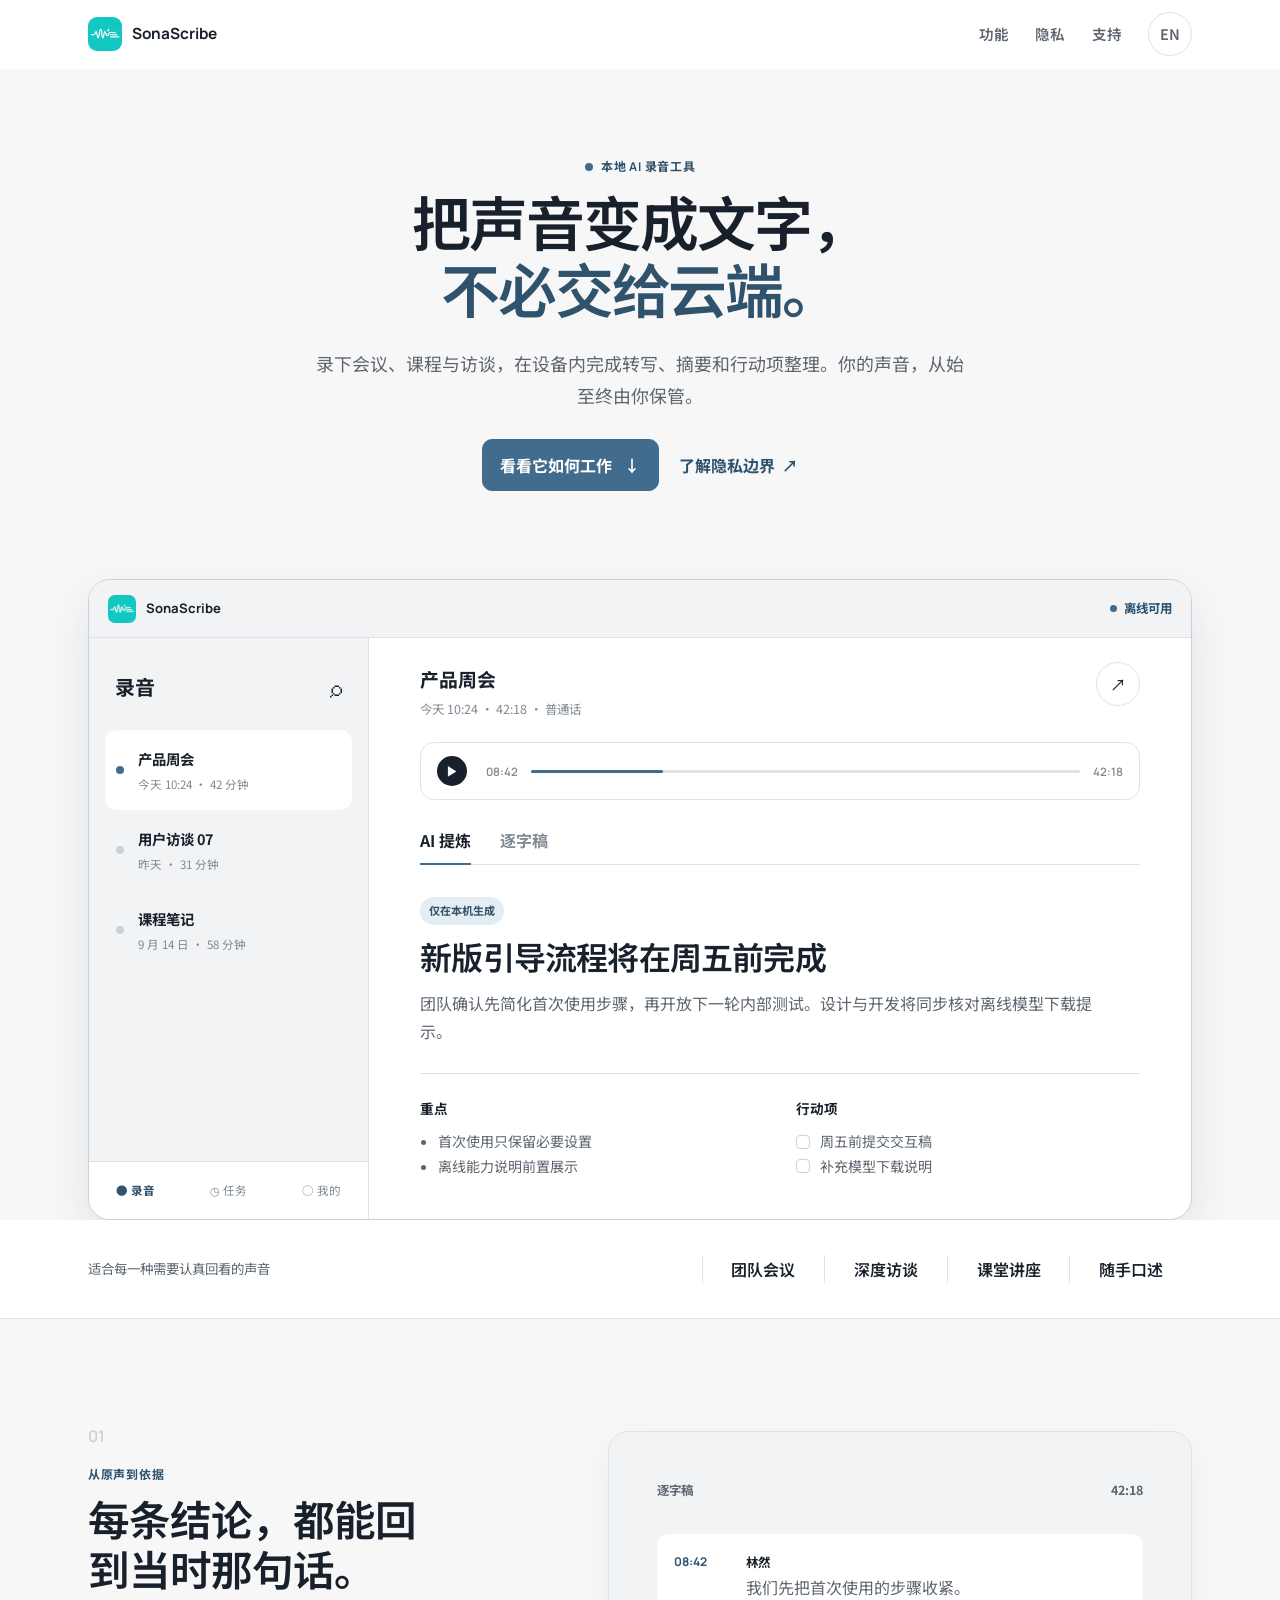
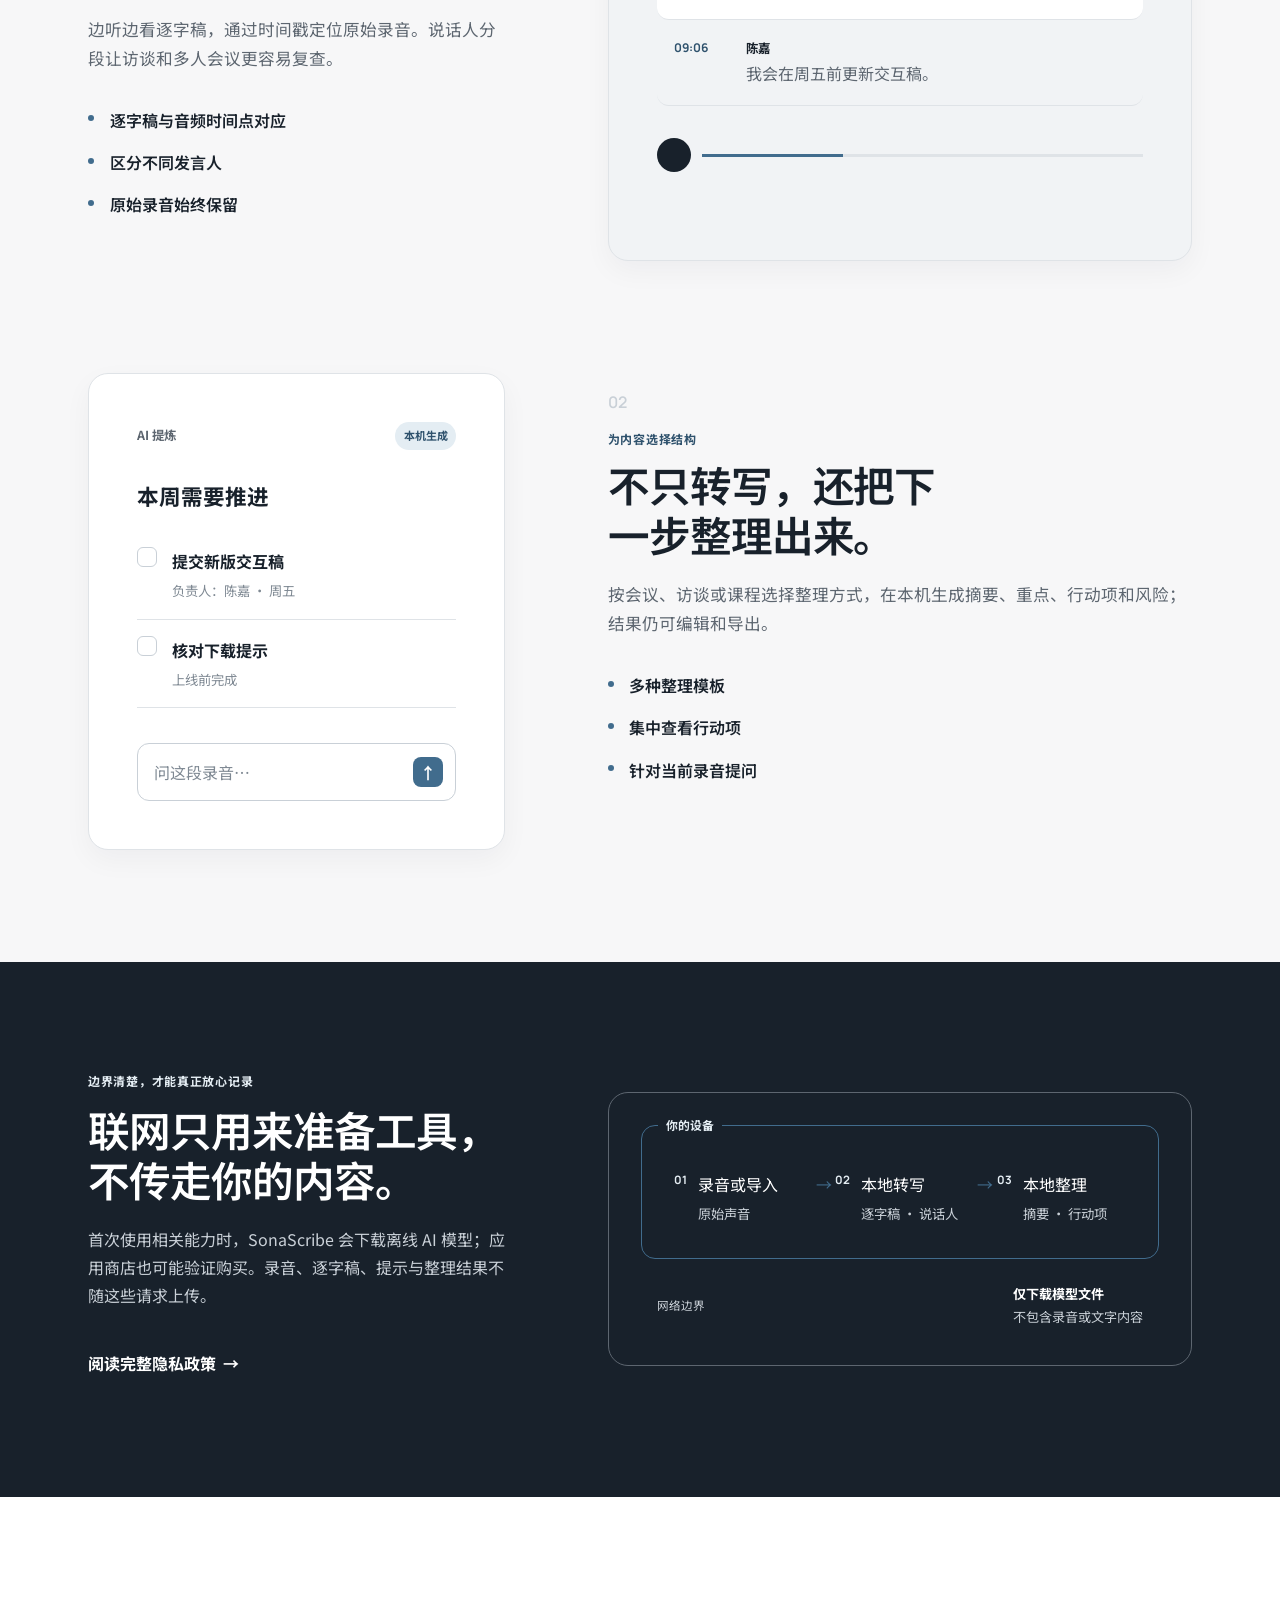
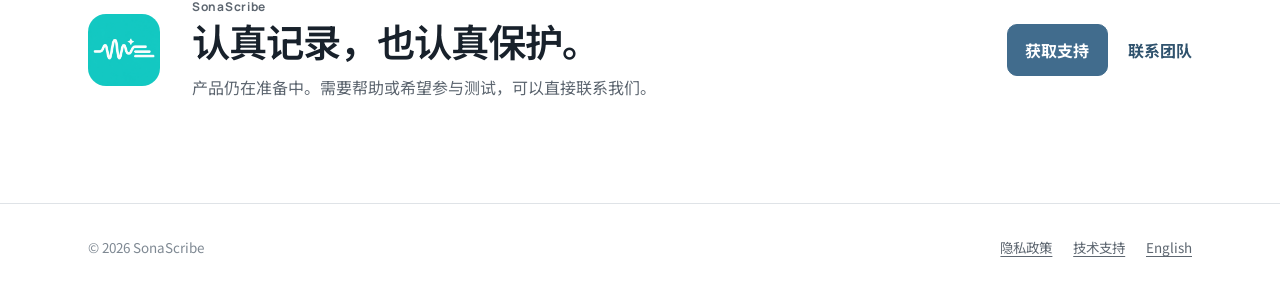
<file: index.html>
<!doctype html>
<html lang="zh-CN">
<head>
  <meta charset="utf-8"><meta name="viewport" content="width=device-width,initial-scale=1">
  <meta name="description" content="SonaScribe：录音、转写与智能整理全部在设备本地完成。"><meta name="theme-color" content="#f7f7f8">
  <link rel="canonical" href="https://sonascribe.xyz/"><title>SonaScribe｜本地录音、转写与智能整理</title>
  <link rel="icon" type="image/png" sizes="32x32" href="./assets/favicon-32.png"><link rel="apple-touch-icon" href="./assets/apple-touch-icon.png">
  <meta property="og:title" content="SonaScribe"><meta property="og:description" content="让录音成为可用的文字，同时留在你的设备里。"><meta property="og:type" content="website"><meta property="og:url" content="https://sonascribe.xyz/"><meta property="og:image" content="https://sonascribe.xyz/assets/app-icon.png">
  <link rel="stylesheet" href="./styles.css">
</head>
<body>
<a class="skip-link" href="#main">跳至正文</a>
<header class="nav"><div class="container nav-inner"><a class="brand" href="./" aria-label="SonaScribe 首页"><img class="brand-icon" src="./assets/app-icon.png" alt=""><span>SonaScribe</span></a><nav class="nav-links" aria-label="主导航"><a href="#features">功能</a><a href="./privacy/">隐私</a><a href="./support/">支持</a><a class="language-switch" data-language-switch href="./en/" lang="en" aria-label="Switch to English">EN</a></nav></div></header>
<main id="main">
<section class="hero"><div class="container hero-inner">
  <p class="eyebrow"><span class="privacy-dot"></span>本地 AI 录音工具</p><h1>把声音变成文字，<br><span>不必交给云端。</span></h1><p class="hero-lead">录下会议、课程与访谈，在设备内完成转写、摘要和行动项整理。你的声音，从始至终由你保管。</p>
  <div class="actions"><a class="button" href="#product">看看它如何工作 <span aria-hidden="true">↓</span></a><a class="text-link" href="./privacy/">了解隐私边界 <span aria-hidden="true">↗</span></a></div>
  <div class="product-stage" id="product" aria-label="SonaScribe 产品界面预览"><div class="window-bar"><div class="window-brand"><img src="./assets/app-icon.png" alt=""><span>SonaScribe</span></div><div class="window-status"><span></span>离线可用</div></div><div class="app-preview">
    <aside class="app-sidebar" aria-label="录音列表预览"><div class="app-side-head"><strong>录音</strong><span class="search-icon" aria-hidden="true">⌕</span></div><div class="record-item active"><span class="record-state complete"></span><div><strong>产品周会</strong><small>今天 10:24 · 42 分钟</small></div></div><div class="record-item"><span class="record-state"></span><div><strong>用户访谈 07</strong><small>昨天 · 31 分钟</small></div></div><div class="record-item"><span class="record-state"></span><div><strong>课程笔记</strong><small>9 月 14 日 · 58 分钟</small></div></div><div class="side-footer"><span>● 录音</span><span>◷ 任务</span><span>○ 我的</span></div></aside>
    <section class="app-content"><div class="content-head"><div><strong>产品周会</strong><small>今天 10:24 · 42:18 · 普通话</small></div><button class="icon-button" type="button" aria-label="导出预览">↗</button></div><div class="player"><button type="button" aria-label="播放录音预览">▶</button><span>08:42</span><div class="player-track"><i></i></div><span>42:18</span></div><div class="preview-tabs" role="tablist" aria-label="内容预览"><button role="tab" aria-selected="true" data-preview-tab="notes">AI 提炼</button><button role="tab" aria-selected="false" data-preview-tab="transcript">逐字稿</button></div>
      <div class="preview-panel is-active" data-preview-panel="notes" role="tabpanel"><div class="summary-intro"><span class="local-chip">仅在本机生成</span><h2>新版引导流程将在周五前完成</h2><p>团队确认先简化首次使用步骤，再开放下一轮内部测试。设计与开发将同步核对离线模型下载提示。</p></div><div class="note-columns"><div><h3>重点</h3><ul><li>首次使用只保留必要设置</li><li>离线能力说明前置展示</li></ul></div><div><h3>行动项</h3><ul class="check-list"><li><span></span>周五前提交交互稿</li><li><span></span>补充模型下载说明</li></ul></div></div></div>
      <div class="preview-panel" data-preview-panel="transcript" role="tabpanel" hidden><div class="transcript-line"><time>08:42</time><div><strong>林然</strong><p>我们先把首次使用的步骤收紧，隐私说明要放在做选择之前。</p></div></div><div class="transcript-line"><time>09:06</time><div><strong>陈嘉</strong><p>我会在周五前更新交互稿，也会一起核对离线模型的下载提示。</p></div></div><div class="transcript-line"><time>09:31</time><div><strong>林然</strong><p>好，下一轮测试就以这个版本为准。</p></div></div></div>
    </section>
  </div></div>
</div></section>
<section class="use-cases" aria-labelledby="use-title"><div class="container"><p id="use-title">适合每一种需要认真回看的声音</p><div class="use-list"><span>团队会议</span><span>深度访谈</span><span>课堂讲座</span><span>随手口述</span></div></div></section>
<section class="section" id="features"><div class="container">
  <div class="feature-row"><div class="feature-copy"><span class="section-index">01</span><p class="eyebrow">从原声到依据</p><h2>每条结论，都能回到当时那句话。</h2><p>边听边看逐字稿，通过时间戳定位原始录音。说话人分段让访谈和多人会议更容易复查。</p><ul class="plain-list"><li>逐字稿与音频时间点对应</li><li>区分不同发言人</li><li>原始录音始终保留</li></ul></div><div class="feature-visual transcript-visual"><div class="mini-top"><span>逐字稿</span><span>42:18</span></div><div class="quote-row active"><time>08:42</time><p><strong>林然</strong>我们先把首次使用的步骤收紧。</p></div><div class="quote-row"><time>09:06</time><p><strong>陈嘉</strong>我会在周五前更新交互稿。</p></div><div class="audio-rule"><span></span><i></i></div></div></div>
  <div class="feature-row feature-row--reverse"><div class="feature-copy"><span class="section-index">02</span><p class="eyebrow">为内容选择结构</p><h2>不只转写，还把下一步整理出来。</h2><p>按会议、访谈或课程选择整理方式，在本机生成摘要、重点、行动项和风险；结果仍可编辑和导出。</p><ul class="plain-list"><li>多种整理模板</li><li>集中查看行动项</li><li>针对当前录音提问</li></ul></div><div class="feature-visual notes-visual"><div class="mini-top"><span>AI 提炼</span><span class="local-chip">本机生成</span></div><h3>本周需要推进</h3><div class="task-row"><span class="task-check"></span><div><strong>提交新版交互稿</strong><small>负责人：陈嘉 · 周五</small></div></div><div class="task-row"><span class="task-check"></span><div><strong>核对下载提示</strong><small>上线前完成</small></div></div><div class="ask-row"><span>问这段录音…</span><b>↑</b></div></div></div>
</div></section>
<section class="section privacy-section"><div class="container privacy-layout"><div><p class="eyebrow">边界清楚，才能真正放心记录</p><h2>联网只用来准备工具，<br>不传走你的内容。</h2><p class="privacy-copy">首次使用相关能力时，SonaScribe 会下载离线 AI 模型；应用商店也可能验证购买。录音、逐字稿、提示与整理结果不随这些请求上传。</p><a class="text-link" href="./privacy/">阅读完整隐私政策 <span aria-hidden="true">→</span></a></div><div class="data-flow" aria-label="本地处理数据流"><div class="flow-local"><span class="flow-label">你的设备</span><ol><li><b>01</b><span>录音或导入<br><small>原始声音</small></span></li><li><b>02</b><span>本地转写<br><small>逐字稿 · 说话人</small></span></li><li><b>03</b><span>本地整理<br><small>摘要 · 行动项</small></span></li></ol></div><div class="flow-network"><span>网络边界</span><p><b>仅下载模型文件</b><br>不包含录音或文字内容</p></div></div></div></section>
<section class="closing"><div class="container closing-inner"><img src="./assets/app-icon.png" alt="SonaScribe 应用图标"><div><p class="eyebrow">SonaScribe</p><h2>认真记录，也认真保护。</h2><p>产品仍在准备中。需要帮助或希望参与测试，可以直接联系我们。</p></div><div class="actions"><a class="button" href="./support/">获取支持</a><a class="text-link" href="mailto:a3434963221@gmail.com">联系团队</a></div></div></section>
</main>
<footer class="footer"><div class="container footer-inner"><span>© <span data-year></span> SonaScribe</span><div class="footer-links"><a href="./privacy/">隐私政策</a><a href="./support/">技术支持</a><a href="./en/" lang="en">English</a></div></div></footer><script src="./site.js"></script>
</body></html>
</file>
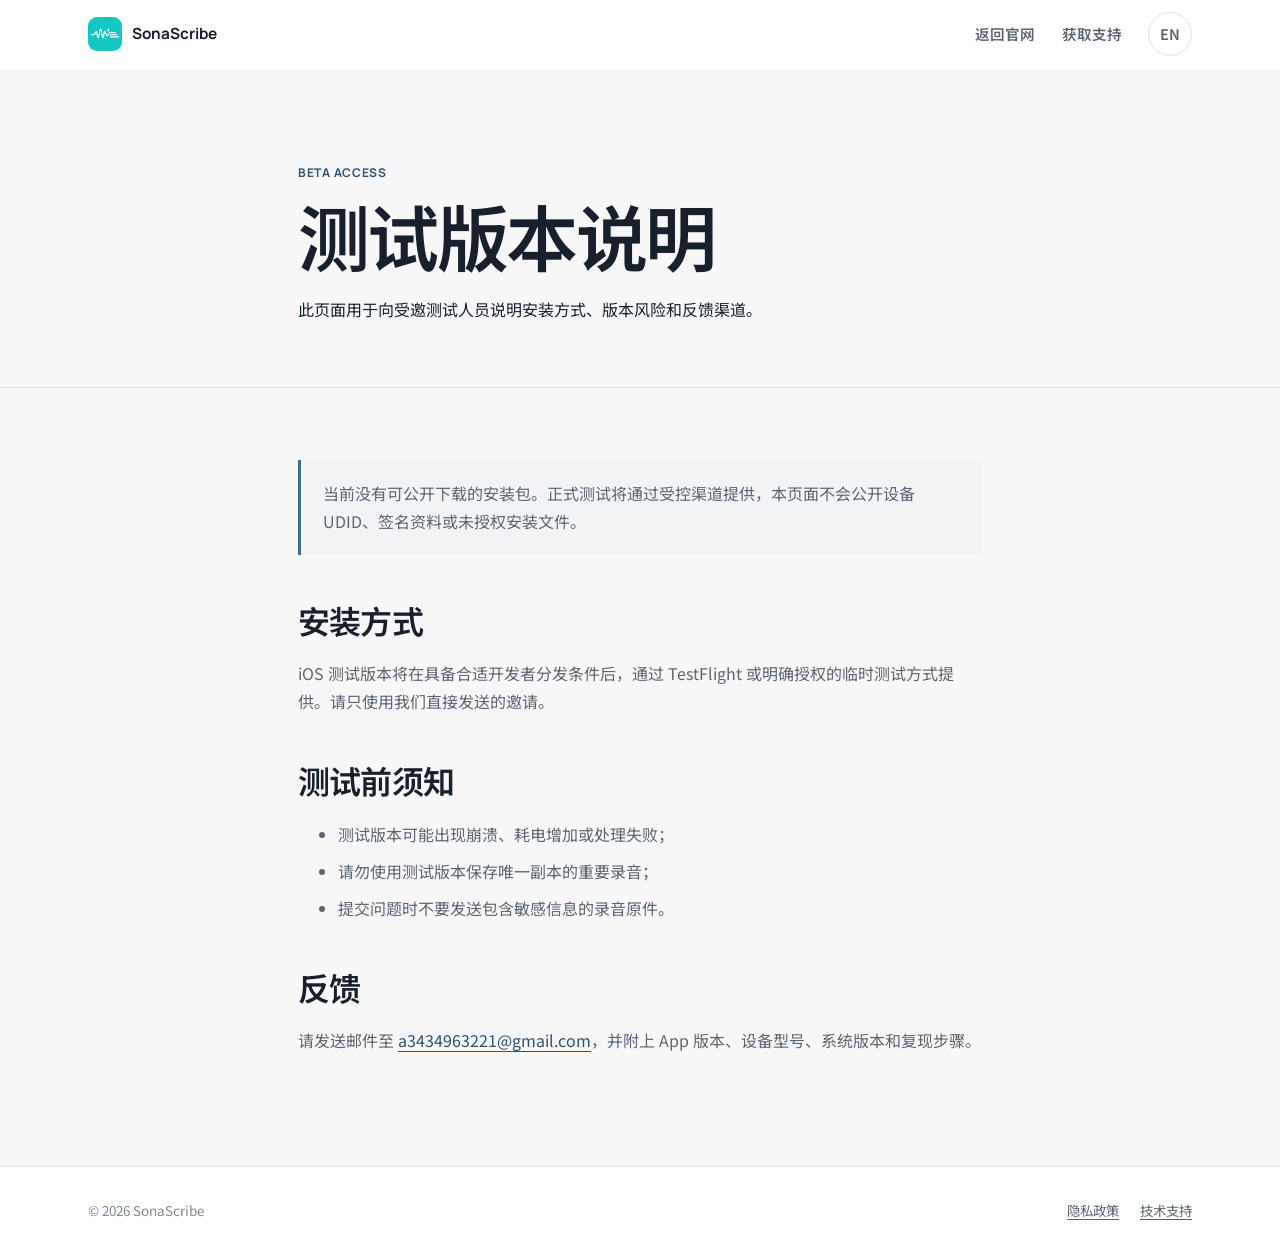
<file: beta/index.html>
<!doctype html><html lang="zh-CN"><head><meta charset="utf-8"><meta name="viewport" content="width=device-width,initial-scale=1"><meta name="robots" content="noindex"><title>测试说明｜SonaScribe</title><link rel="icon" type="image/png" sizes="32x32" href="../assets/favicon-32.png"><link rel="apple-touch-icon" href="../assets/apple-touch-icon.png"><meta property="og:image" content="https://sonascribe.xyz/assets/app-icon.png"><link rel="stylesheet" href="../styles.css"></head><body><header class="nav"><div class="container nav-inner"><a class="brand" href="../"><img class="brand-icon" src="../assets/app-icon.png" alt="">SonaScribe</a><nav class="nav-links"><a href="../">返回官网</a><a href="../support/">获取支持</a><a class="language-switch" data-language-switch href="../en/beta/" lang="en">EN</a></nav></div></header><main><header class="page-head"><div class="narrow"><span class="eyebrow">BETA ACCESS</span><h1>测试版本说明</h1><p class="lead">此页面用于向受邀测试人员说明安装方式、版本风险和反馈渠道。</p></div></header><article class="narrow legal"><p class="notice">当前没有可公开下载的安装包。正式测试将通过受控渠道提供，本页面不会公开设备 UDID、签名资料或未授权安装文件。</p><h2>安装方式</h2><p>iOS 测试版本将在具备合适开发者分发条件后，通过 TestFlight 或明确授权的临时测试方式提供。请只使用我们直接发送的邀请。</p><h2>测试前须知</h2><ul><li>测试版本可能出现崩溃、耗电增加或处理失败；</li><li>请勿使用测试版本保存唯一副本的重要录音；</li><li>提交问题时不要发送包含敏感信息的录音原件。</li></ul><h2>反馈</h2><p>请发送邮件至 <a href="mailto:a3434963221@gmail.com?subject=SonaScribe%20Beta%20反馈">a3434963221@gmail.com</a>，并附上 App 版本、设备型号、系统版本和复现步骤。</p></article></main><footer class="footer"><div class="container footer-inner"><span>© <span data-year></span> SonaScribe</span><div class="footer-links"><a href="../privacy/">隐私政策</a><a href="../support/">技术支持</a></div></div></footer><script src="../site.js"></script></body></html>
</file>
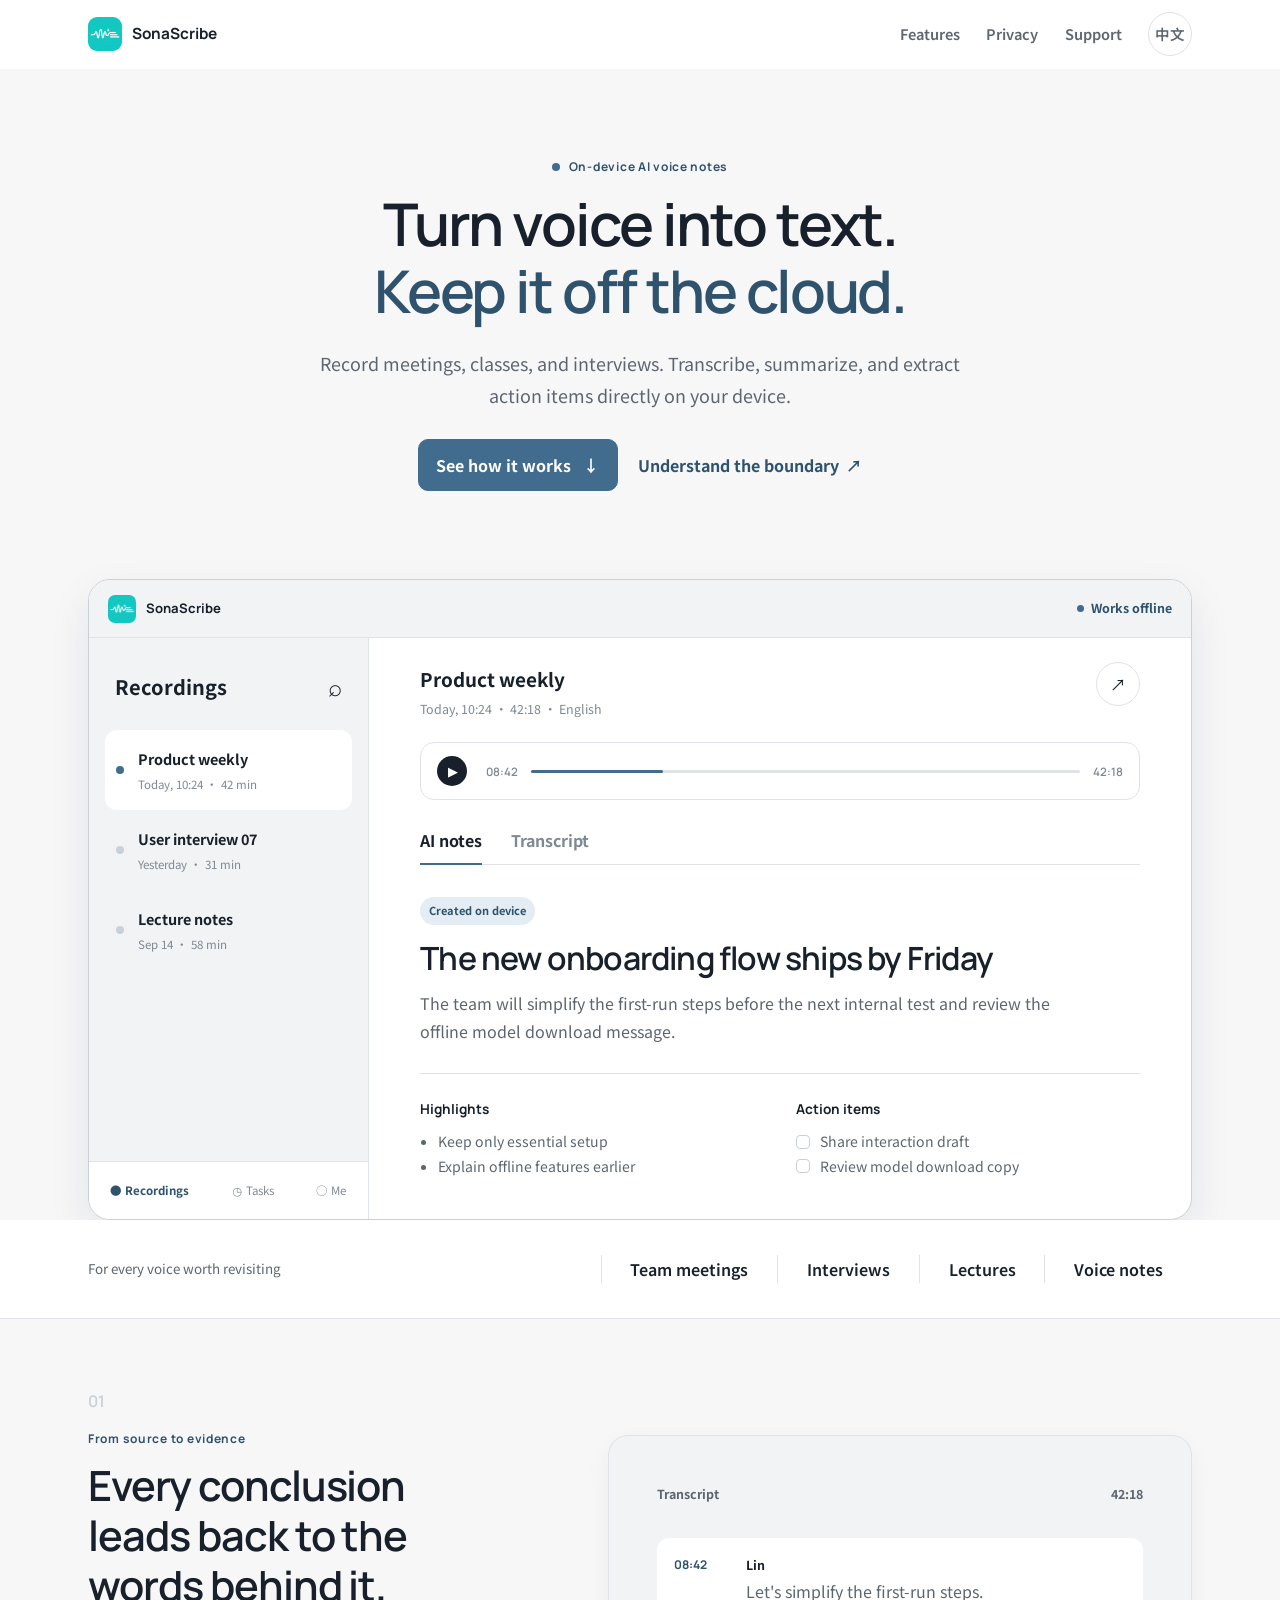
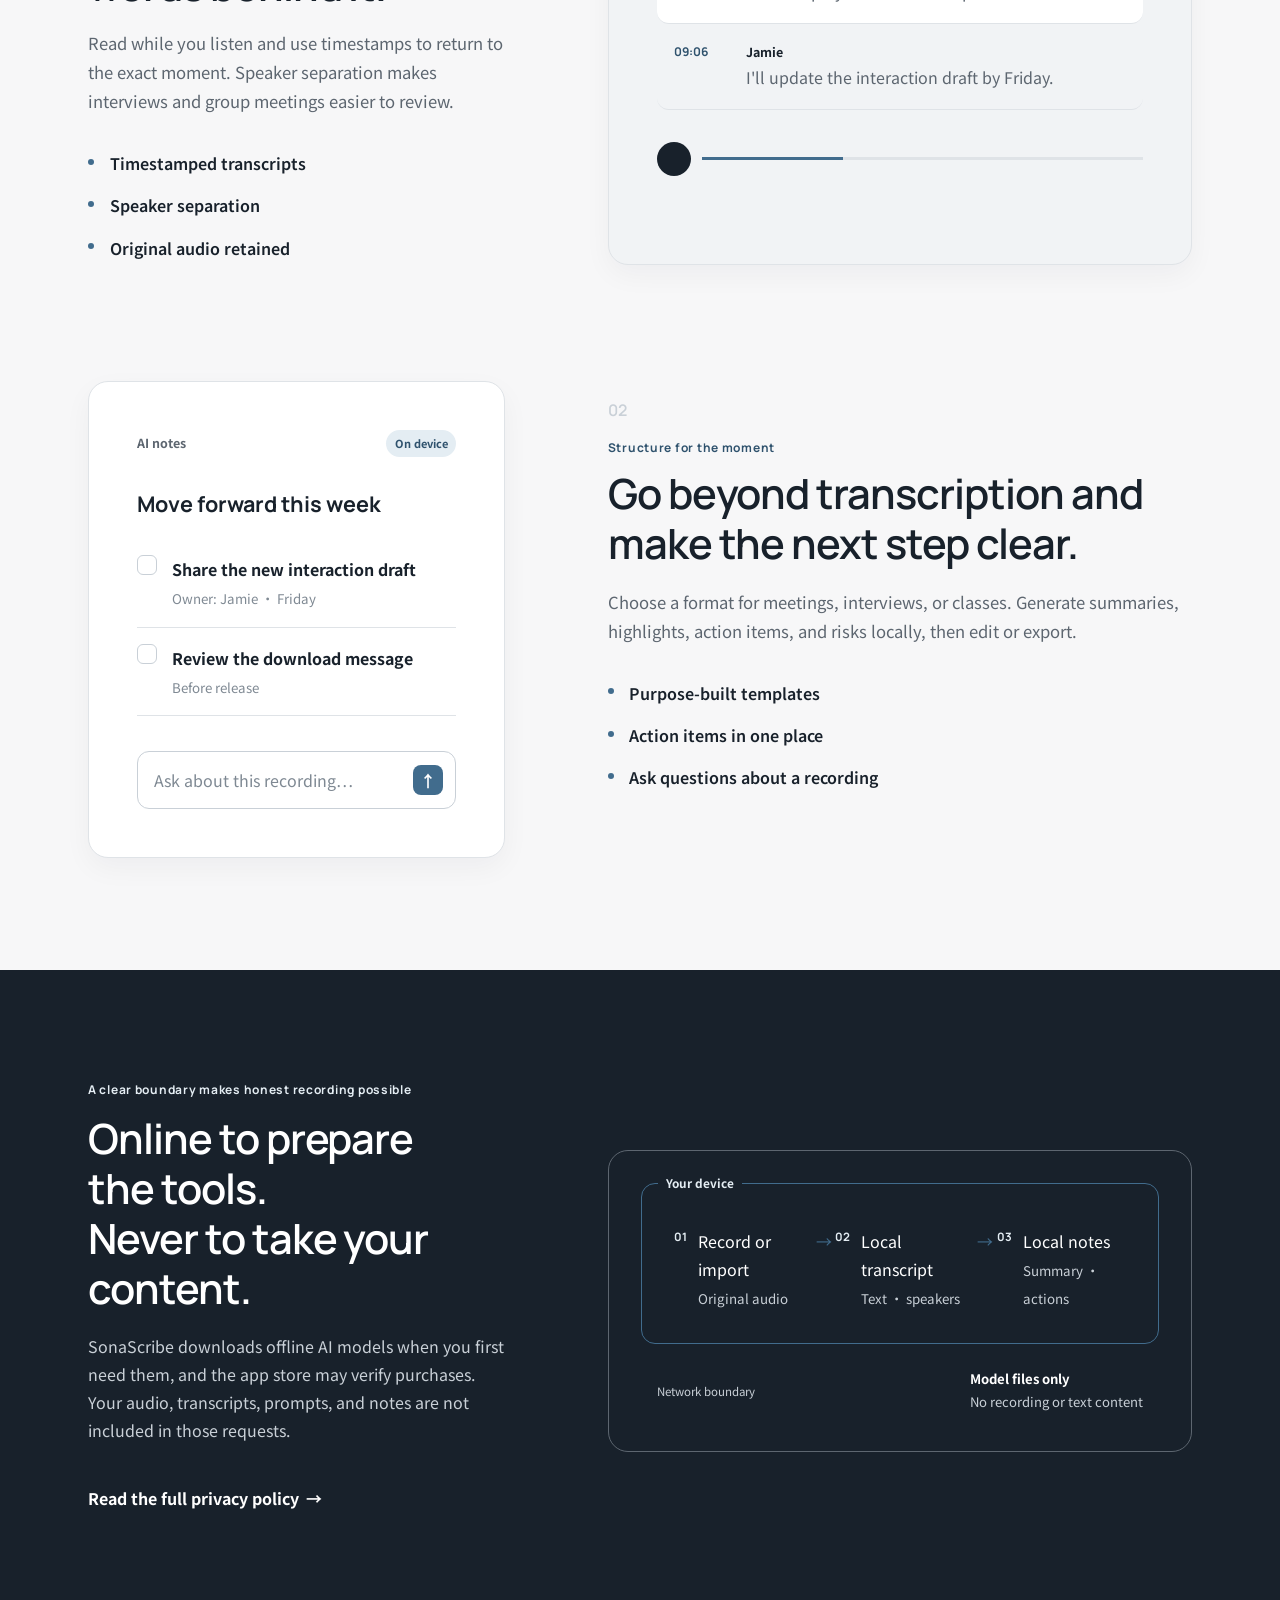
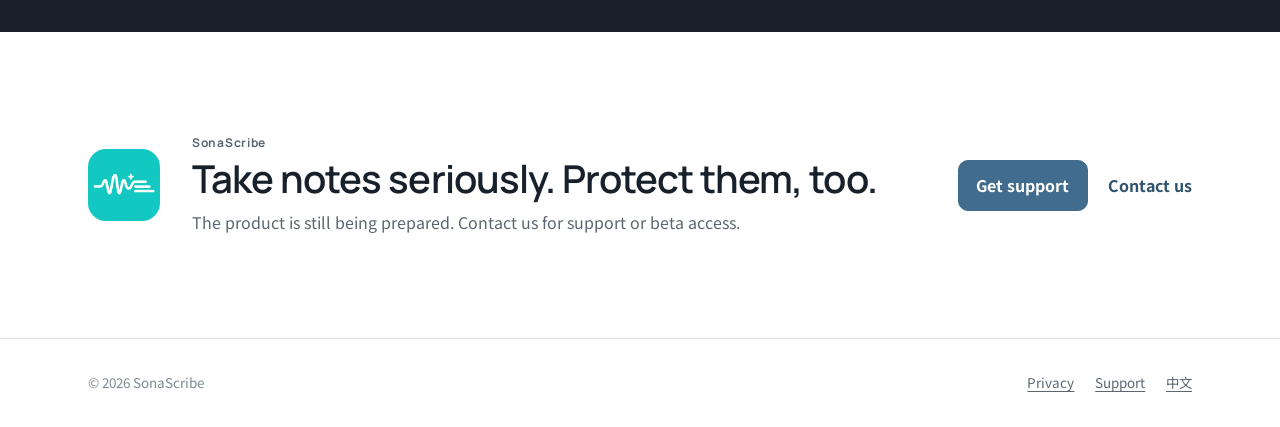
<file: en/index.html>
<!doctype html><html lang="en"><head><meta charset="utf-8"><meta name="viewport" content="width=device-width,initial-scale=1"><meta name="description" content="SonaScribe records, transcribes, and organizes audio entirely on your device."><meta name="theme-color" content="#f7f8f6"><link rel="canonical" href="https://sonascribe.xyz/en/"><title>SonaScribe | Private, on-device audio notes</title><link rel="icon" type="image/png" sizes="32x32" href="../assets/favicon-32.png"><link rel="apple-touch-icon" href="../assets/apple-touch-icon.png"><meta property="og:title" content="SonaScribe"><meta property="og:description" content="Turn voice into useful notes without sending it to the cloud."><meta property="og:type" content="website"><meta property="og:url" content="https://sonascribe.xyz/en/"><meta property="og:image" content="https://sonascribe.xyz/assets/app-icon.png"><link rel="stylesheet" href="../styles.css"></head><body>
<a class="skip-link" href="#main">Skip to content</a><header class="nav"><div class="container nav-inner"><a class="brand" href="./"><img class="brand-icon" src="../assets/app-icon.png" alt=""><span>SonaScribe</span></a><nav class="nav-links" aria-label="Main navigation"><a href="#features">Features</a><a href="./privacy/">Privacy</a><a href="./support/">Support</a><a class="language-switch" data-language-switch href="../" lang="zh-CN">中文</a></nav></div></header>
<main id="main"><section class="hero"><div class="container hero-inner"><p class="eyebrow"><span class="privacy-dot"></span>On-device AI voice notes</p><h1>Turn voice into text.<br><span>Keep it off the cloud.</span></h1><p class="hero-lead">Record meetings, classes, and interviews. Transcribe, summarize, and extract action items directly on your device.</p><div class="actions"><a class="button" href="#product">See how it works <span aria-hidden="true">↓</span></a><a class="text-link" href="./privacy/">Understand the boundary <span aria-hidden="true">↗</span></a></div>
<div class="product-stage" id="product" aria-label="SonaScribe product interface preview"><div class="window-bar"><div class="window-brand"><img src="../assets/app-icon.png" alt=""><span>SonaScribe</span></div><div class="window-status"><span></span>Works offline</div></div><div class="app-preview"><aside class="app-sidebar"><div class="app-side-head"><strong>Recordings</strong><span class="search-icon">⌕</span></div><div class="record-item active"><span class="record-state complete"></span><div><strong>Product weekly</strong><small>Today, 10:24 · 42 min</small></div></div><div class="record-item"><span class="record-state"></span><div><strong>User interview 07</strong><small>Yesterday · 31 min</small></div></div><div class="record-item"><span class="record-state"></span><div><strong>Lecture notes</strong><small>Sep 14 · 58 min</small></div></div><div class="side-footer"><span>● Recordings</span><span>◷ Tasks</span><span>○ Me</span></div></aside><section class="app-content"><div class="content-head"><div><strong>Product weekly</strong><small>Today, 10:24 · 42:18 · English</small></div><button class="icon-button" type="button" aria-label="Export preview">↗</button></div><div class="player"><button type="button" aria-label="Play recording preview">▶</button><span>08:42</span><div class="player-track"><i></i></div><span>42:18</span></div><div class="preview-tabs" role="tablist" aria-label="Content preview"><button role="tab" aria-selected="true" data-preview-tab="notes">AI notes</button><button role="tab" aria-selected="false" data-preview-tab="transcript">Transcript</button></div>
<div class="preview-panel is-active" data-preview-panel="notes" role="tabpanel"><div class="summary-intro"><span class="local-chip">Created on device</span><h2>The new onboarding flow ships by Friday</h2><p>The team will simplify the first-run steps before the next internal test and review the offline model download message.</p></div><div class="note-columns"><div><h3>Highlights</h3><ul><li>Keep only essential setup</li><li>Explain offline features earlier</li></ul></div><div><h3>Action items</h3><ul class="check-list"><li><span></span>Share interaction draft</li><li><span></span>Review model download copy</li></ul></div></div></div><div class="preview-panel" data-preview-panel="transcript" role="tabpanel" hidden><div class="transcript-line"><time>08:42</time><div><strong>Lin</strong><p>Let's simplify the first-run steps and explain privacy before people make a choice.</p></div></div><div class="transcript-line"><time>09:06</time><div><strong>Jamie</strong><p>I'll update the interaction draft and review the offline model message by Friday.</p></div></div></div></section></div></div></div></section>
<section class="use-cases"><div class="container"><p>For every voice worth revisiting</p><div class="use-list"><span>Team meetings</span><span>Interviews</span><span>Lectures</span><span>Voice notes</span></div></div></section>
<section class="section" id="features"><div class="container"><div class="feature-row"><div class="feature-copy"><span class="section-index">01</span><p class="eyebrow">From source to evidence</p><h2>Every conclusion leads back to the words behind it.</h2><p>Read while you listen and use timestamps to return to the exact moment. Speaker separation makes interviews and group meetings easier to review.</p><ul class="plain-list"><li>Timestamped transcripts</li><li>Speaker separation</li><li>Original audio retained</li></ul></div><div class="feature-visual transcript-visual"><div class="mini-top"><span>Transcript</span><span>42:18</span></div><div class="quote-row active"><time>08:42</time><p><strong>Lin</strong>Let's simplify the first-run steps.</p></div><div class="quote-row"><time>09:06</time><p><strong>Jamie</strong>I'll update the interaction draft by Friday.</p></div><div class="audio-rule"><span></span><i></i></div></div></div><div class="feature-row feature-row--reverse"><div class="feature-copy"><span class="section-index">02</span><p class="eyebrow">Structure for the moment</p><h2>Go beyond transcription and make the next step clear.</h2><p>Choose a format for meetings, interviews, or classes. Generate summaries, highlights, action items, and risks locally, then edit or export.</p><ul class="plain-list"><li>Purpose-built templates</li><li>Action items in one place</li><li>Ask questions about a recording</li></ul></div><div class="feature-visual notes-visual"><div class="mini-top"><span>AI notes</span><span class="local-chip">On device</span></div><h3>Move forward this week</h3><div class="task-row"><span class="task-check"></span><div><strong>Share the new interaction draft</strong><small>Owner: Jamie · Friday</small></div></div><div class="task-row"><span class="task-check"></span><div><strong>Review the download message</strong><small>Before release</small></div></div><div class="ask-row"><span>Ask about this recording…</span><b>↑</b></div></div></div></div></section>
<section class="section privacy-section"><div class="container privacy-layout"><div><p class="eyebrow">A clear boundary makes honest recording possible</p><h2>Online to prepare the tools.<br>Never to take your content.</h2><p class="privacy-copy">SonaScribe downloads offline AI models when you first need them, and the app store may verify purchases. Your audio, transcripts, prompts, and notes are not included in those requests.</p><a class="text-link" href="./privacy/">Read the full privacy policy <span>→</span></a></div><div class="data-flow"><div class="flow-local"><span class="flow-label">Your device</span><ol><li><b>01</b><span>Record or import<br><small>Original audio</small></span></li><li><b>02</b><span>Local transcript<br><small>Text · speakers</small></span></li><li><b>03</b><span>Local notes<br><small>Summary · actions</small></span></li></ol></div><div class="flow-network"><span>Network boundary</span><p><b>Model files only</b><br>No recording or text content</p></div></div></div></section>
<section class="closing"><div class="container closing-inner"><img src="../assets/app-icon.png" alt="SonaScribe app icon"><div><p class="eyebrow">SonaScribe</p><h2>Take notes seriously. Protect them, too.</h2><p>The product is still being prepared. Contact us for support or beta access.</p></div><div class="actions"><a class="button" href="./support/">Get support</a><a class="text-link" href="mailto:a3434963221@gmail.com">Contact us</a></div></div></section></main>
<footer class="footer"><div class="container footer-inner"><span>© <span data-year></span> SonaScribe</span><div class="footer-links"><a href="./privacy/">Privacy</a><a href="./support/">Support</a><a href="../" lang="zh-CN">中文</a></div></div></footer><script src="../site.js"></script></body></html>
</file>
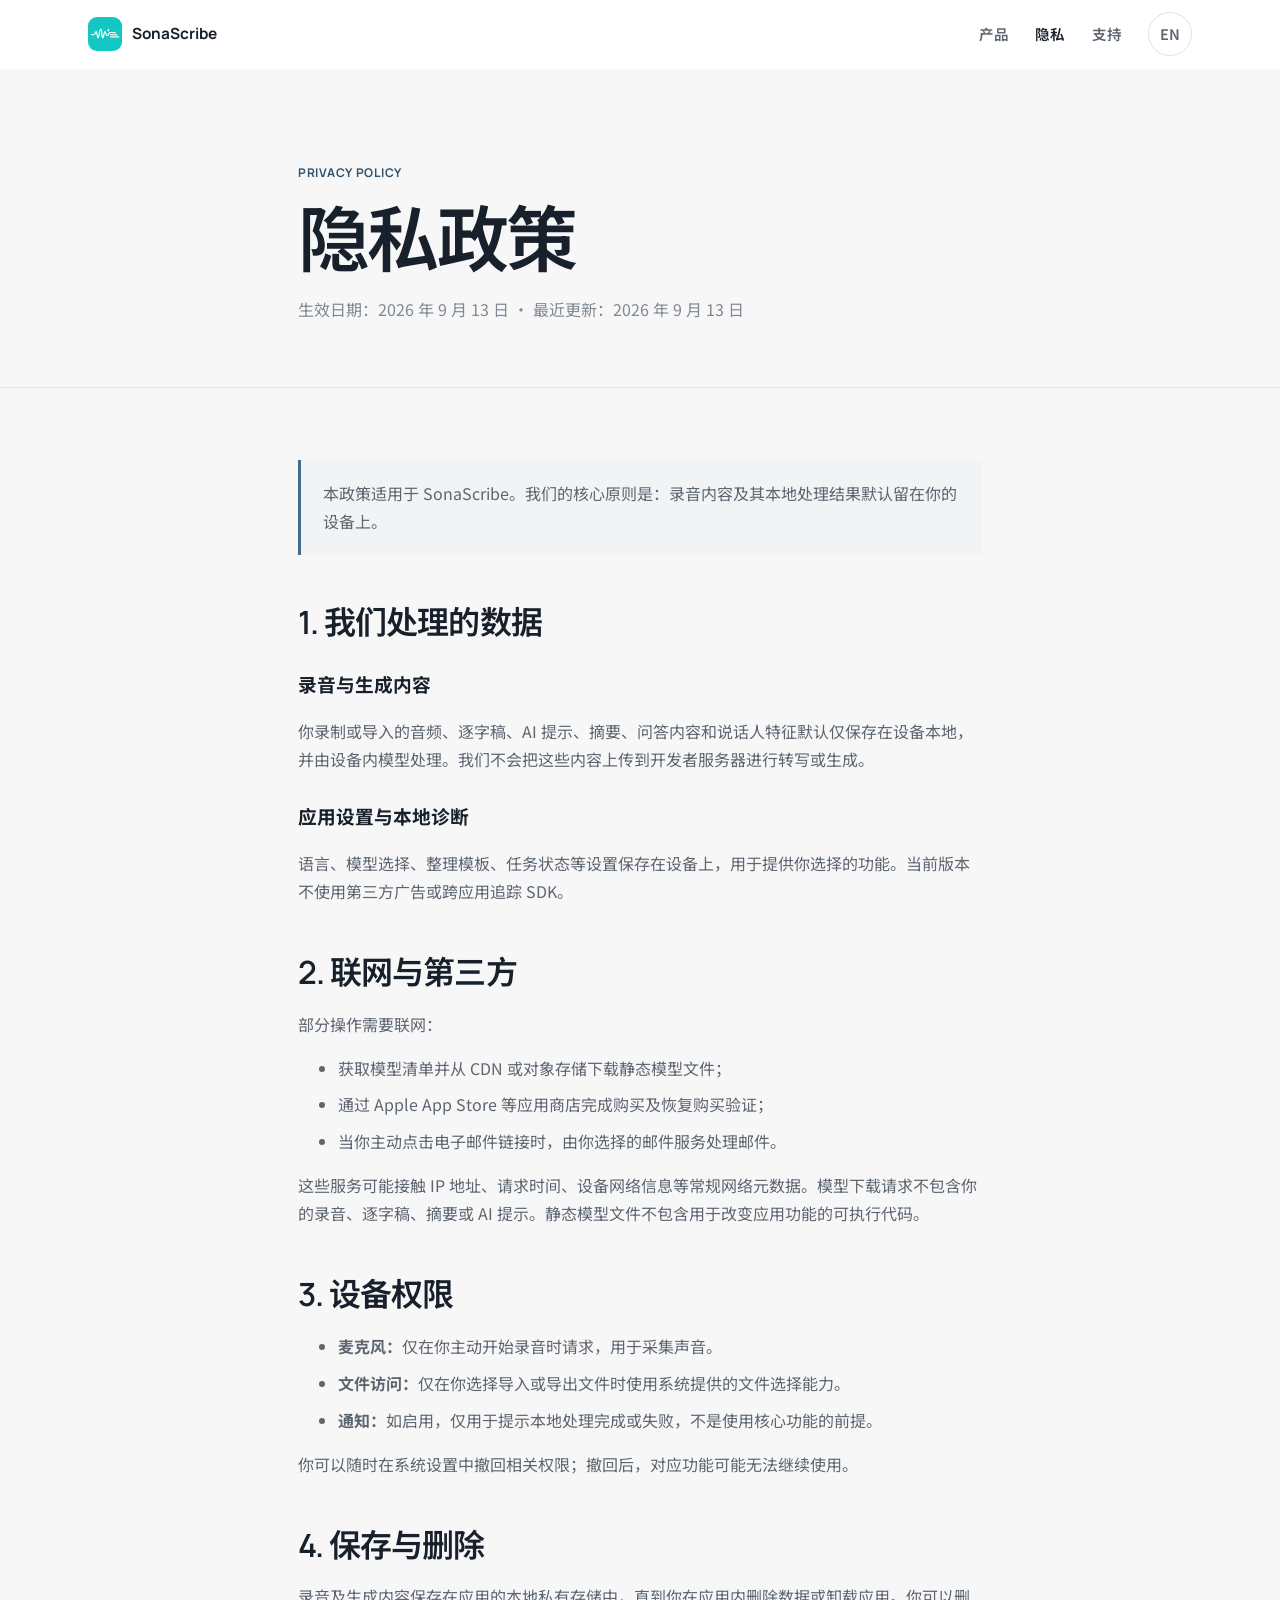
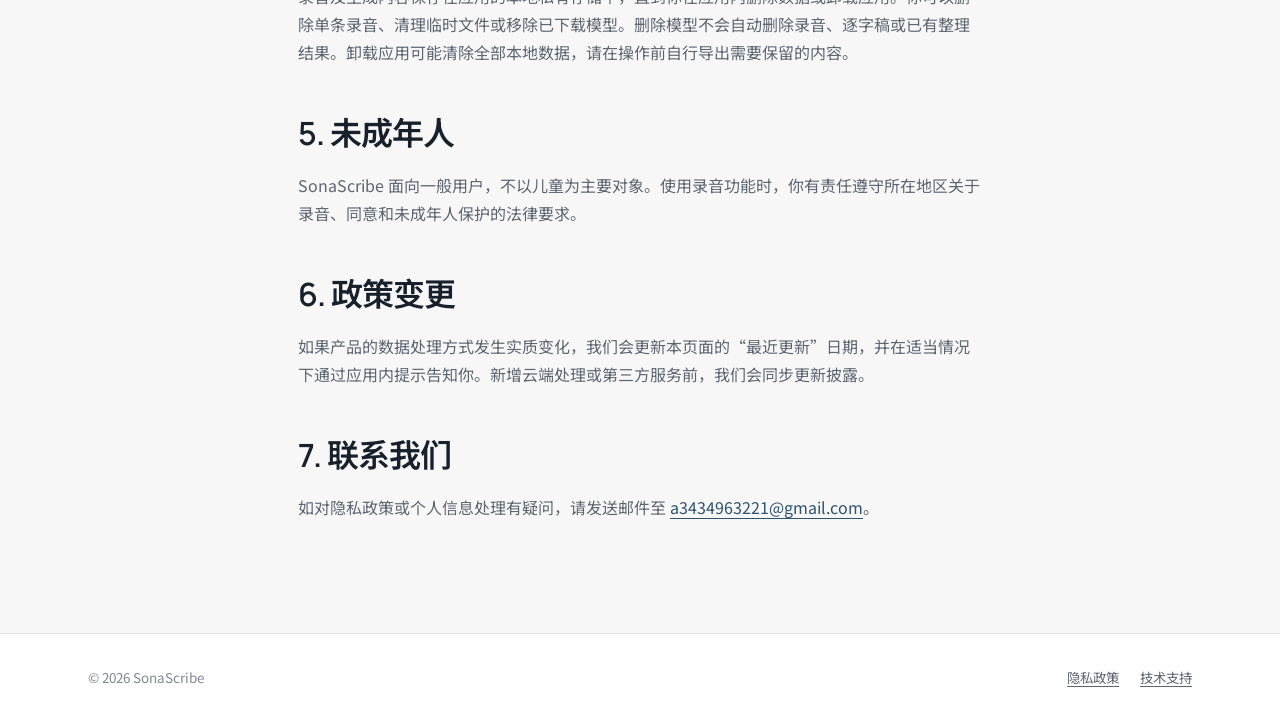
<file: privacy/index.html>
<!doctype html><html lang="zh-CN"><head><meta charset="utf-8"><meta name="viewport" content="width=device-width,initial-scale=1"><meta name="description" content="SonaScribe 隐私政策"><title>隐私政策｜SonaScribe</title><link rel="icon" type="image/png" sizes="32x32" href="../assets/favicon-32.png"><link rel="apple-touch-icon" href="../assets/apple-touch-icon.png"><meta property="og:image" content="https://sonascribe.xyz/assets/app-icon.png"><link rel="stylesheet" href="../styles.css"></head><body><header class="nav"><div class="container nav-inner"><a class="brand" href="../"><img class="brand-icon" src="../assets/app-icon.png" alt="">SonaScribe</a><nav class="nav-links" aria-label="主导航"><a href="../">产品</a><a aria-current="page" href="./">隐私</a><a href="../support/">支持</a><a class="language-switch" data-language-switch href="../en/privacy/" lang="en">EN</a></nav></div></header>
<main><header class="page-head"><div class="narrow"><span class="eyebrow">PRIVACY POLICY</span><h1>隐私政策</h1><p class="meta">生效日期：2026 年 9 月 13 日 · 最近更新：2026 年 9 月 13 日</p></div></header><article class="narrow legal"><p class="notice">本政策适用于 SonaScribe。我们的核心原则是：录音内容及其本地处理结果默认留在你的设备上。</p>
<h2 id="data">1. 我们处理的数据</h2><h3>录音与生成内容</h3><p>你录制或导入的音频、逐字稿、AI 提示、摘要、问答内容和说话人特征默认仅保存在设备本地，并由设备内模型处理。我们不会把这些内容上传到开发者服务器进行转写或生成。</p><h3>应用设置与本地诊断</h3><p>语言、模型选择、整理模板、任务状态等设置保存在设备上，用于提供你选择的功能。当前版本不使用第三方广告或跨应用追踪 SDK。</p>
<h2 id="network">2. 联网与第三方</h2><p>部分操作需要联网：</p><ul><li>获取模型清单并从 CDN 或对象存储下载静态模型文件；</li><li>通过 Apple App Store 等应用商店完成购买及恢复购买验证；</li><li>当你主动点击电子邮件链接时，由你选择的邮件服务处理邮件。</li></ul><p>这些服务可能接触 IP 地址、请求时间、设备网络信息等常规网络元数据。模型下载请求不包含你的录音、逐字稿、摘要或 AI 提示。静态模型文件不包含用于改变应用功能的可执行代码。</p>
<h2 id="permission">3. 设备权限</h2><ul><li><strong>麦克风：</strong>仅在你主动开始录音时请求，用于采集声音。</li><li><strong>文件访问：</strong>仅在你选择导入或导出文件时使用系统提供的文件选择能力。</li><li><strong>通知：</strong>如启用，仅用于提示本地处理完成或失败，不是使用核心功能的前提。</li></ul><p>你可以随时在系统设置中撤回相关权限；撤回后，对应功能可能无法继续使用。</p>
<h2 id="retention">4. 保存与删除</h2><p>录音及生成内容保存在应用的本地私有存储中，直到你在应用内删除数据或卸载应用。你可以删除单条录音、清理临时文件或移除已下载模型。删除模型不会自动删除录音、逐字稿或已有整理结果。卸载应用可能清除全部本地数据，请在操作前自行导出需要保留的内容。</p>
<h2 id="children">5. 未成年人</h2><p>SonaScribe 面向一般用户，不以儿童为主要对象。使用录音功能时，你有责任遵守所在地区关于录音、同意和未成年人保护的法律要求。</p>
<h2 id="changes">6. 政策变更</h2><p>如果产品的数据处理方式发生实质变化，我们会更新本页面的“最近更新”日期，并在适当情况下通过应用内提示告知你。新增云端处理或第三方服务前，我们会同步更新披露。</p>
<h2 id="contact">7. 联系我们</h2><p>如对隐私政策或个人信息处理有疑问，请发送邮件至 <a href="mailto:a3434963221@gmail.com">a3434963221@gmail.com</a>。</p></article></main>
<footer class="footer"><div class="container footer-inner"><span>© <span data-year></span> SonaScribe</span><div class="footer-links"><a href="./">隐私政策</a><a href="../support/">技术支持</a></div></div></footer><script src="../site.js"></script></body></html>
</file>
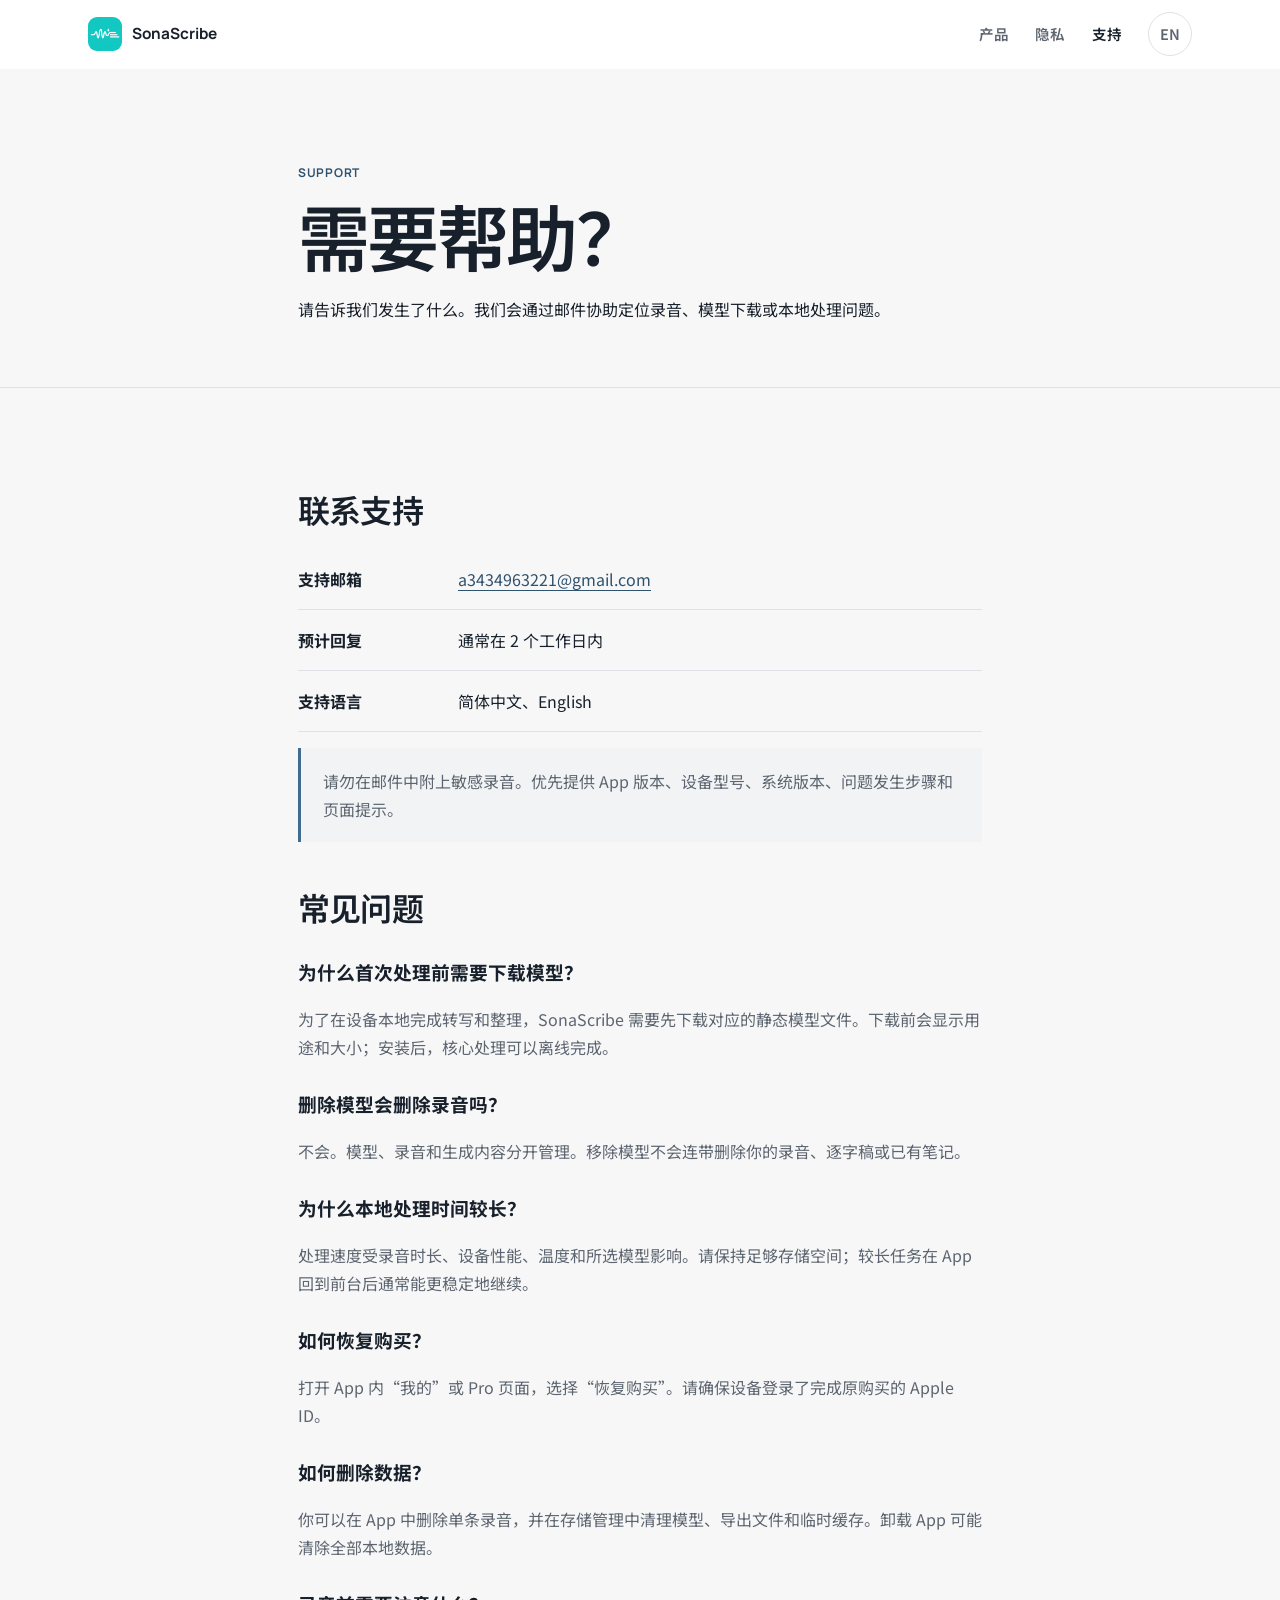
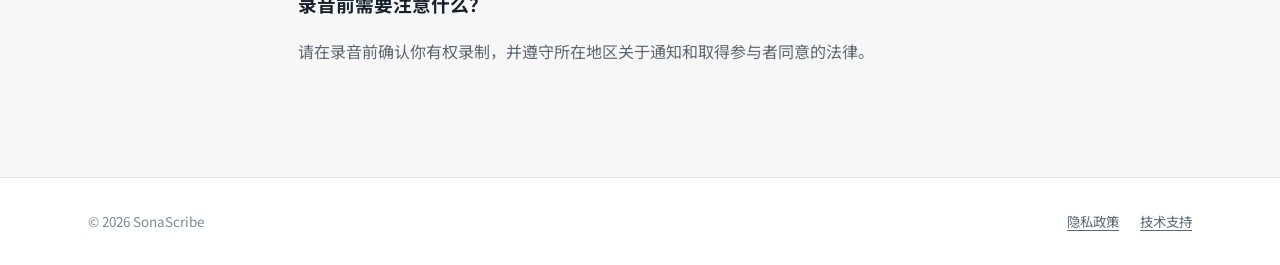
<file: support/index.html>
<!doctype html><html lang="zh-CN"><head><meta charset="utf-8"><meta name="viewport" content="width=device-width,initial-scale=1"><meta name="description" content="SonaScribe 技术支持与常见问题"><title>技术支持｜SonaScribe</title><link rel="icon" type="image/png" sizes="32x32" href="../assets/favicon-32.png"><link rel="apple-touch-icon" href="../assets/apple-touch-icon.png"><meta property="og:image" content="https://sonascribe.xyz/assets/app-icon.png"><link rel="stylesheet" href="../styles.css"></head><body><header class="nav"><div class="container nav-inner"><a class="brand" href="../"><img class="brand-icon" src="../assets/app-icon.png" alt="">SonaScribe</a><nav class="nav-links" aria-label="主导航"><a href="../">产品</a><a href="../privacy/">隐私</a><a aria-current="page" href="./">支持</a><a class="language-switch" data-language-switch href="../en/support/" lang="en">EN</a></nav></div></header>
<main><header class="page-head"><div class="narrow"><span class="eyebrow">SUPPORT</span><h1>需要帮助？</h1><p class="lead">请告诉我们发生了什么。我们会通过邮件协助定位录音、模型下载或本地处理问题。</p></div></header><div class="narrow legal"><section><h2>联系支持</h2><div class="contact-row"><strong>支持邮箱</strong><a href="mailto:a3434963221@gmail.com">a3434963221@gmail.com</a></div><div class="contact-row"><strong>预计回复</strong><span>通常在 2 个工作日内</span></div><div class="contact-row"><strong>支持语言</strong><span>简体中文、English</span></div><p class="notice">请勿在邮件中附上敏感录音。优先提供 App 版本、设备型号、系统版本、问题发生步骤和页面提示。</p></section>
<section><h2>常见问题</h2><h3>为什么首次处理前需要下载模型？</h3><p>为了在设备本地完成转写和整理，SonaScribe 需要先下载对应的静态模型文件。下载前会显示用途和大小；安装后，核心处理可以离线完成。</p><h3>删除模型会删除录音吗？</h3><p>不会。模型、录音和生成内容分开管理。移除模型不会连带删除你的录音、逐字稿或已有笔记。</p><h3>为什么本地处理时间较长？</h3><p>处理速度受录音时长、设备性能、温度和所选模型影响。请保持足够存储空间；较长任务在 App 回到前台后通常能更稳定地继续。</p><h3>如何恢复购买？</h3><p>打开 App 内“我的”或 Pro 页面，选择“恢复购买”。请确保设备登录了完成原购买的 Apple ID。</p><h3>如何删除数据？</h3><p>你可以在 App 中删除单条录音，并在存储管理中清理模型、导出文件和临时缓存。卸载 App 可能清除全部本地数据。</p><h3>录音前需要注意什么？</h3><p>请在录音前确认你有权录制，并遵守所在地区关于通知和取得参与者同意的法律。</p></section></div></main>
<footer class="footer"><div class="container footer-inner"><span>© <span data-year></span> SonaScribe</span><div class="footer-links"><a href="../privacy/">隐私政策</a><a href="./">技术支持</a></div></div></footer><script src="../site.js"></script></body></html>
</file>
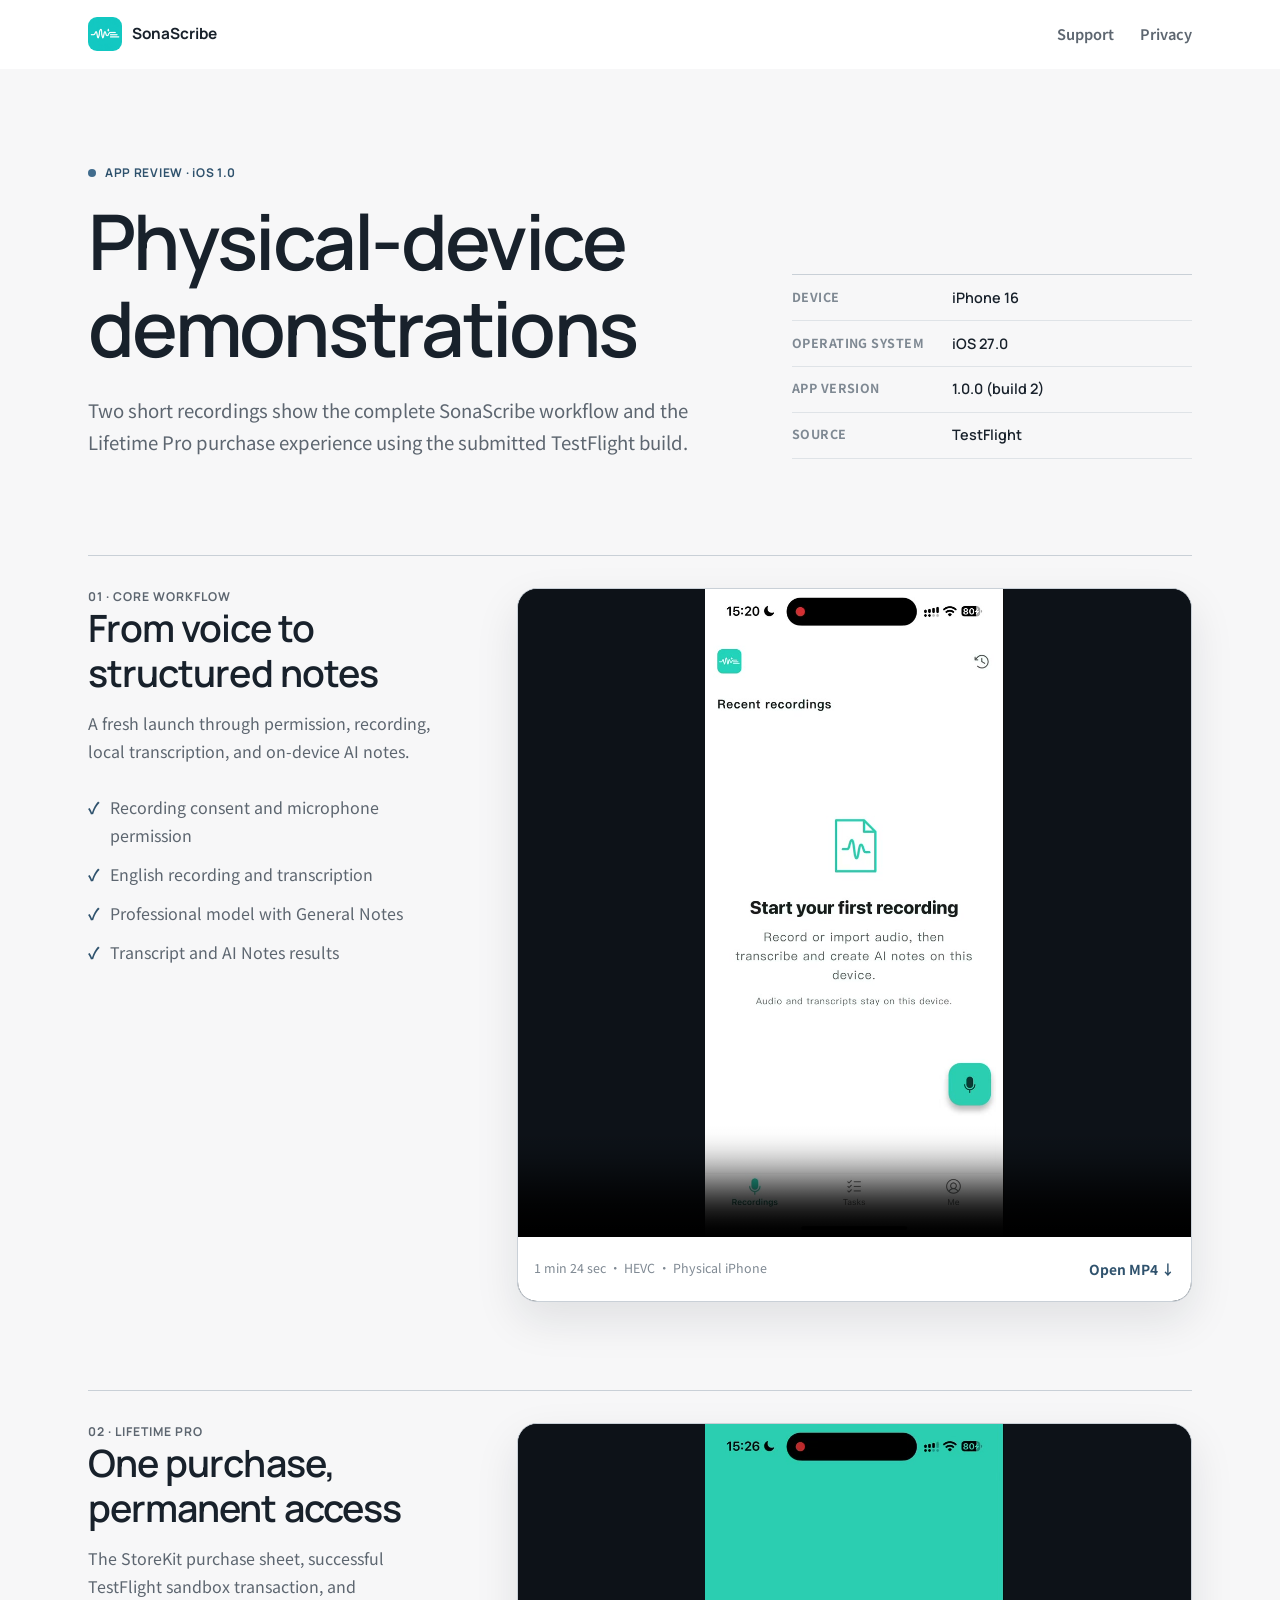
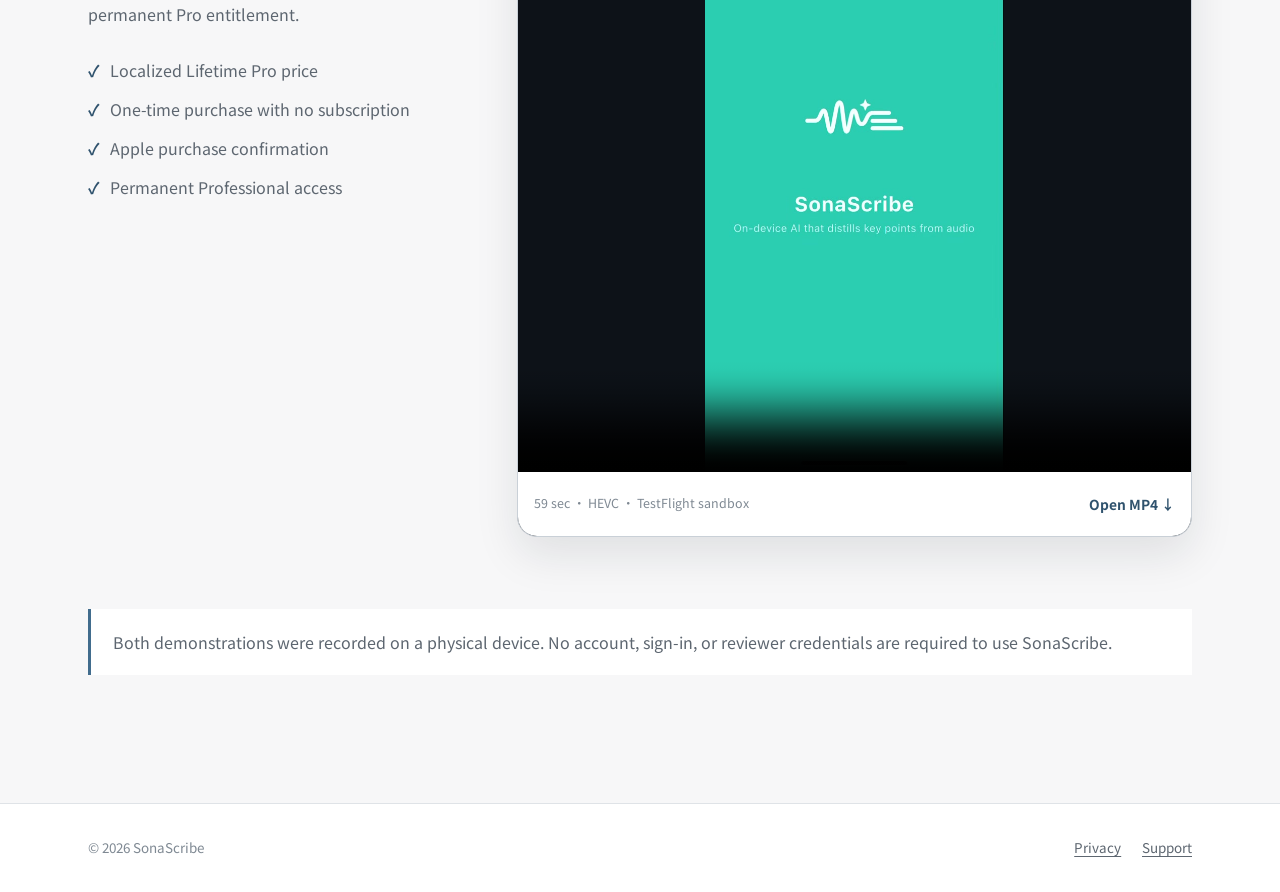
<file: app-review/ios-1-0/index.html>
<!doctype html>
<html lang="en">
  <head>
    <meta charset="utf-8">
    <meta name="viewport" content="width=device-width, initial-scale=1">
    <meta name="robots" content="noindex, nofollow, noarchive">
    <meta name="referrer" content="no-referrer">
    <title>iOS App Review Demonstration | SonaScribe</title>
    <meta name="description" content="Physical-device demonstrations for the SonaScribe iOS App Review team.">
    <link rel="icon" type="image/png" sizes="32x32" href="../../assets/favicon-32.png">
    <link rel="apple-touch-icon" href="../../assets/apple-touch-icon.png">
    <link rel="stylesheet" href="../../styles.css">
    <style>
      .skip-link { position: fixed; z-index: 100; top: .75rem; left: .75rem; transform: translateY(-180%); padding: .65rem 1rem; border-radius: 8px; background: var(--text); color: var(--surface); }
      .skip-link:focus { transform: none; }
      .privacy-dot { width: 8px; height: 8px; border-radius: 50%; background: var(--accent); }
      .review-main { padding: clamp(3.5rem, 8vw, 6rem) 0 clamp(5rem, 9vw, 7rem); }
      .review-intro { display: grid; grid-template-columns: minmax(0, 1fr) minmax(18rem, 25rem); gap: clamp(2.5rem, 7vw, 6rem); align-items: end; }
      .review-intro h1 { max-width: 12ch; margin: 0; font-size: clamp(2.55rem, 6vw, 4.8rem); }
      .review-lead { max-width: 42rem; margin: 1.4rem 0 0; color: var(--text-secondary); font-size: clamp(1rem, 1.8vw, 1.16rem); }
      .build-sheet { margin: 0; border-top: 1px solid var(--border-strong, var(--border)); }
      .build-sheet div { display: grid; grid-template-columns: 9rem 1fr; gap: 1rem; padding: .72rem 0; border-bottom: 1px solid var(--border); }
      .build-sheet dt { color: var(--text-muted, var(--text-tertiary)); font-size: .78rem; font-weight: 700; letter-spacing: .035em; text-transform: uppercase; }
      .build-sheet dd { margin: 0; font: 600 .9rem/1.5 Manrope, "Noto Sans SC", sans-serif; }
      .review-list { display: grid; gap: clamp(3rem, 7vw, 5.5rem); margin-top: clamp(4rem, 8vw, 6rem); }
      .review-item { display: grid; grid-template-columns: minmax(15rem, 22rem) minmax(0, 1fr); gap: clamp(2rem, 6vw, 5rem); align-items: start; padding-top: 2rem; border-top: 1px solid var(--border-strong, var(--border)); }
      .review-index { margin: 0 0 .75rem; color: var(--accent-dark, var(--accent)); font: 700 .76rem/1.4 Manrope, sans-serif; letter-spacing: .08em; }
      .review-copy h2 { margin: 0 0 .9rem; font-size: clamp(1.65rem, 3vw, 2.35rem); }
      .review-copy p { margin: 0; color: var(--text-secondary); }
      .review-steps { margin: 1.35rem 0 0; padding: 0; list-style: none; }
      .review-steps li { display: flex; gap: .65rem; padding: .35rem 0; color: var(--text-secondary); }
      .review-steps li::before { content: "✓"; color: var(--accent-dark, var(--accent)); font-weight: 700; }
      .video-shell { overflow: hidden; border: 1px solid var(--border-strong, var(--border)); border-radius: 20px; background: var(--surface-dark, #18212b); box-shadow: 0 18px 44px rgba(var(--shadow-rgb, var(--accent-rgb)), .1); }
      .video-shell video { display: block; width: 100%; max-height: 72vh; background: #0d1218; object-fit: contain; }
      .video-meta { display: flex; align-items: center; justify-content: space-between; gap: 1rem; min-height: 58px; padding: .75rem 1rem; background: var(--surface); }
      .video-meta span { color: var(--text-muted, var(--text-tertiary)); font-size: .78rem; }
      .download-link { display: inline-flex; align-items: center; min-height: 40px; font-size: .86rem; font-weight: 700; text-decoration: none; white-space: nowrap; }
      .review-note { margin-top: clamp(3rem, 6vw, 4.5rem); padding: 1.2rem 1.35rem; border-left: 3px solid var(--accent); background: var(--surface); color: var(--text-secondary); }
      @media (max-width: 820px) {
        .review-intro, .review-item { grid-template-columns: 1fr; }
        .review-intro { align-items: start; }
        .build-sheet { max-width: 32rem; }
      }
      @media (max-width: 480px) {
        .review-main { padding-top: 2.5rem; }
        .build-sheet div { grid-template-columns: 7.5rem 1fr; }
        .video-meta { align-items: flex-start; flex-direction: column; }
      }
    </style>
  </head>
  <body>
    <a class="skip-link" href="#review-content">Skip to demonstrations</a>
    <header class="nav">
      <div class="container nav-inner">
        <a class="brand" href="../../en/">
          <img class="brand-icon" src="../../assets/app-icon.png" alt="">
          SonaScribe
        </a>
        <nav class="nav-links" aria-label="Review page navigation">
          <a href="../../en/support/">Support</a>
          <a href="../../en/privacy/">Privacy</a>
        </nav>
      </div>
    </header>

    <main id="review-content" class="review-main">
      <div class="container">
        <section class="review-intro" aria-labelledby="review-title">
          <div>
            <p class="eyebrow"><span class="privacy-dot" aria-hidden="true"></span>APP REVIEW · iOS 1.0</p>
            <h1 id="review-title">Physical-device demonstrations</h1>
            <p class="review-lead">Two short recordings show the complete SonaScribe workflow and the Lifetime Pro purchase experience using the submitted TestFlight build.</p>
          </div>
          <dl class="build-sheet" aria-label="Test environment">
            <div><dt>Device</dt><dd>iPhone 16</dd></div>
            <div><dt>Operating system</dt><dd>iOS 27.0</dd></div>
            <div><dt>App version</dt><dd>1.0.0 (build 2)</dd></div>
            <div><dt>Source</dt><dd>TestFlight</dd></div>
          </dl>
        </section>

        <div class="review-list">
          <section class="review-item" aria-labelledby="core-title">
            <div class="review-copy">
              <p class="review-index">01 · CORE WORKFLOW</p>
              <h2 id="core-title">From voice to structured notes</h2>
              <p>A fresh launch through permission, recording, local transcription, and on-device AI notes.</p>
              <ul class="review-steps">
                <li>Recording consent and microphone permission</li>
                <li>English recording and transcription</li>
                <li>Professional model with General Notes</li>
                <li>Transcript and AI Notes results</li>
              </ul>
            </div>
            <div class="video-shell">
              <video controls playsinline preload="metadata" poster="../../assets/app-review/core-workflow-ios27.jpg">
                <source src="https://models.sonascribe.xyz/app-review/ios-1-0/core-workflow-ios27.mp4" type="video/mp4">
                Your browser does not support HTML5 video.
              </video>
              <div class="video-meta">
                <span>1 min 24 sec · HEVC · Physical iPhone</span>
                <a class="download-link" href="https://models.sonascribe.xyz/app-review/ios-1-0/core-workflow-ios27.mp4">Open MP4 ↓</a>
              </div>
            </div>
          </section>

          <section class="review-item" aria-labelledby="purchase-title">
            <div class="review-copy">
              <p class="review-index">02 · LIFETIME PRO</p>
              <h2 id="purchase-title">One purchase, permanent access</h2>
              <p>The StoreKit purchase sheet, successful TestFlight sandbox transaction, and permanent Pro entitlement.</p>
              <ul class="review-steps">
                <li>Localized Lifetime Pro price</li>
                <li>One-time purchase with no subscription</li>
                <li>Apple purchase confirmation</li>
                <li>Permanent Professional access</li>
              </ul>
            </div>
            <div class="video-shell">
              <video controls playsinline preload="metadata" poster="../../assets/app-review/lifetime-pro-purchase-ios27.jpg">
                <source src="https://models.sonascribe.xyz/app-review/ios-1-0/lifetime-pro-purchase-ios27.mp4" type="video/mp4">
                Your browser does not support HTML5 video.
              </video>
              <div class="video-meta">
                <span>59 sec · HEVC · TestFlight sandbox</span>
                <a class="download-link" href="https://models.sonascribe.xyz/app-review/ios-1-0/lifetime-pro-purchase-ios27.mp4">Open MP4 ↓</a>
              </div>
            </div>
          </section>
        </div>

        <p class="review-note">Both demonstrations were recorded on a physical device. No account, sign-in, or reviewer credentials are required to use SonaScribe.</p>
      </div>
    </main>

    <footer class="footer">
      <div class="container footer-inner">
        <span>© <span data-year></span> SonaScribe</span>
        <div class="footer-links">
          <a href="../../en/privacy/">Privacy</a>
          <a href="../../en/support/">Support</a>
        </div>
      </div>
    </footer>
    <script src="../../site.js"></script>
  </body>
</html>
</file>
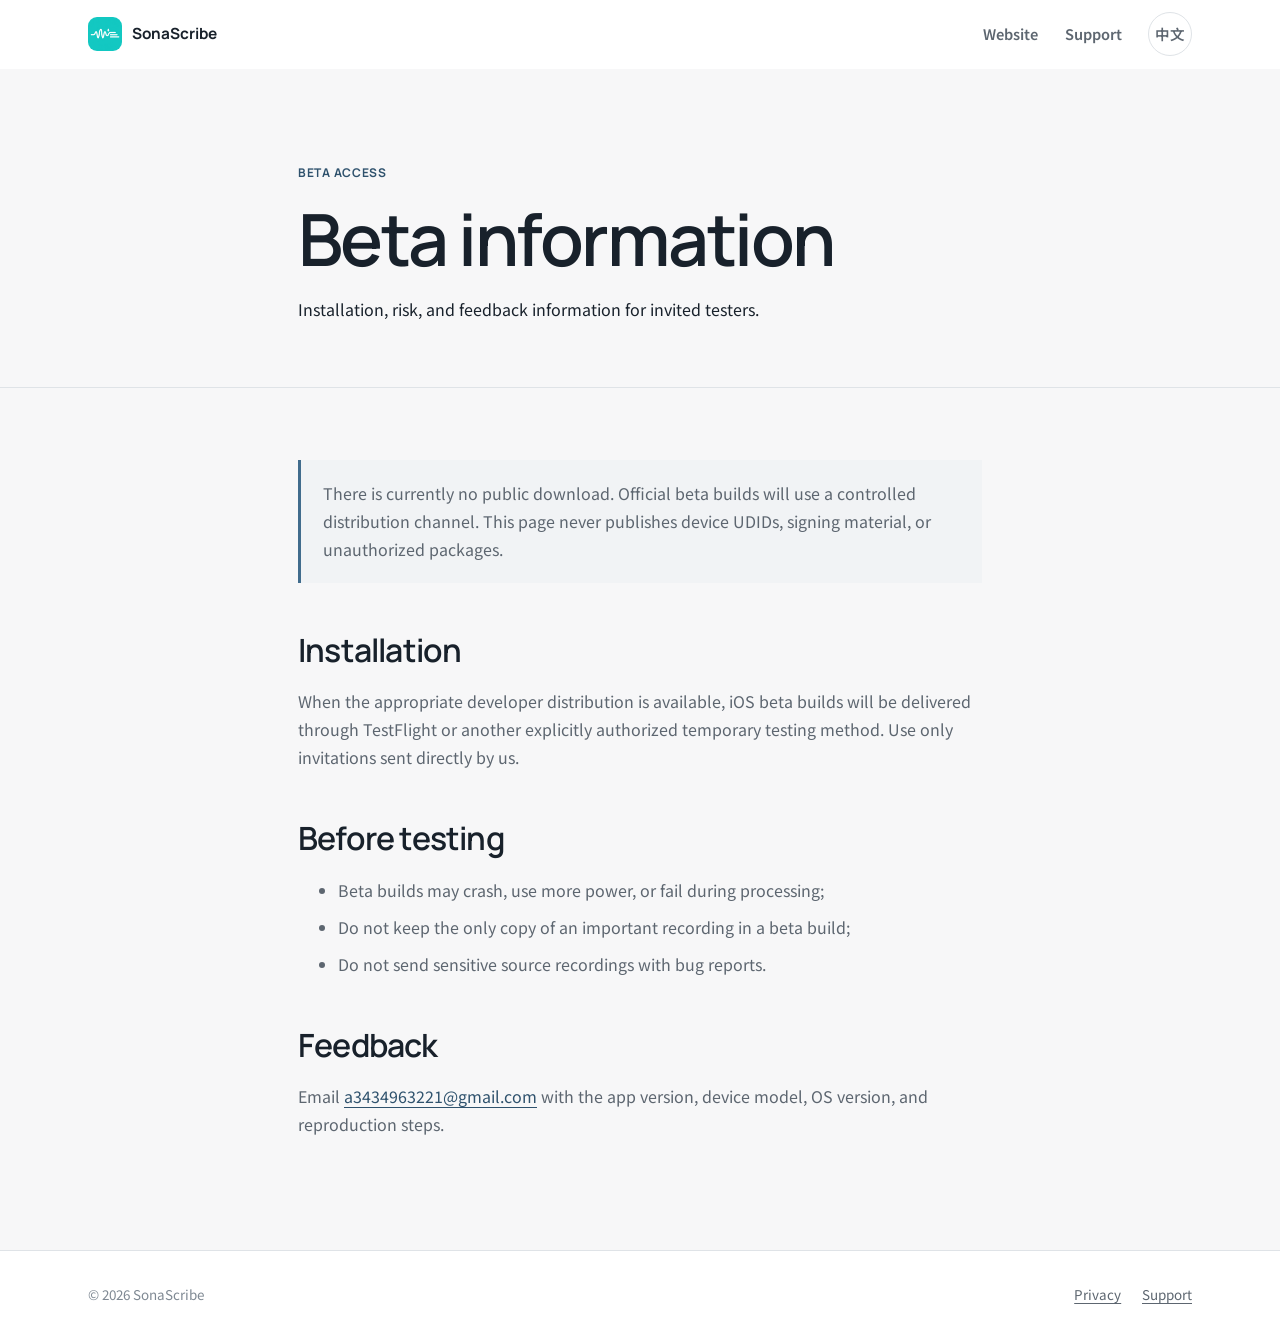
<file: en/beta/index.html>
<!doctype html><html lang="en"><head><meta charset="utf-8"><meta name="viewport" content="width=device-width,initial-scale=1"><meta name="robots" content="noindex"><title>Beta Information | SonaScribe</title><link rel="icon" type="image/png" sizes="32x32" href="../../assets/favicon-32.png"><link rel="apple-touch-icon" href="../../assets/apple-touch-icon.png"><meta property="og:image" content="https://sonascribe.xyz/assets/app-icon.png"><link rel="stylesheet" href="../../styles.css"></head><body><header class="nav"><div class="container nav-inner"><a class="brand" href="../"><img class="brand-icon" src="../../assets/app-icon.png" alt="">SonaScribe</a><nav class="nav-links"><a href="../">Website</a><a href="../support/">Support</a><a class="language-switch" data-language-switch href="../../beta/" lang="zh-CN">中文</a></nav></div></header><main><header class="page-head"><div class="narrow"><span class="eyebrow">BETA ACCESS</span><h1>Beta information</h1><p class="lead">Installation, risk, and feedback information for invited testers.</p></div></header><article class="narrow legal"><p class="notice">There is currently no public download. Official beta builds will use a controlled distribution channel. This page never publishes device UDIDs, signing material, or unauthorized packages.</p><h2>Installation</h2><p>When the appropriate developer distribution is available, iOS beta builds will be delivered through TestFlight or another explicitly authorized temporary testing method. Use only invitations sent directly by us.</p><h2>Before testing</h2><ul><li>Beta builds may crash, use more power, or fail during processing;</li><li>Do not keep the only copy of an important recording in a beta build;</li><li>Do not send sensitive source recordings with bug reports.</li></ul><h2>Feedback</h2><p>Email <a href="mailto:a3434963221@gmail.com?subject=SonaScribe%20Beta%20Feedback">a3434963221@gmail.com</a> with the app version, device model, OS version, and reproduction steps.</p></article></main><footer class="footer"><div class="container footer-inner"><span>© <span data-year></span> SonaScribe</span><div class="footer-links"><a href="../privacy/">Privacy</a><a href="../support/">Support</a></div></div></footer><script src="../../site.js"></script></body></html>
</file>
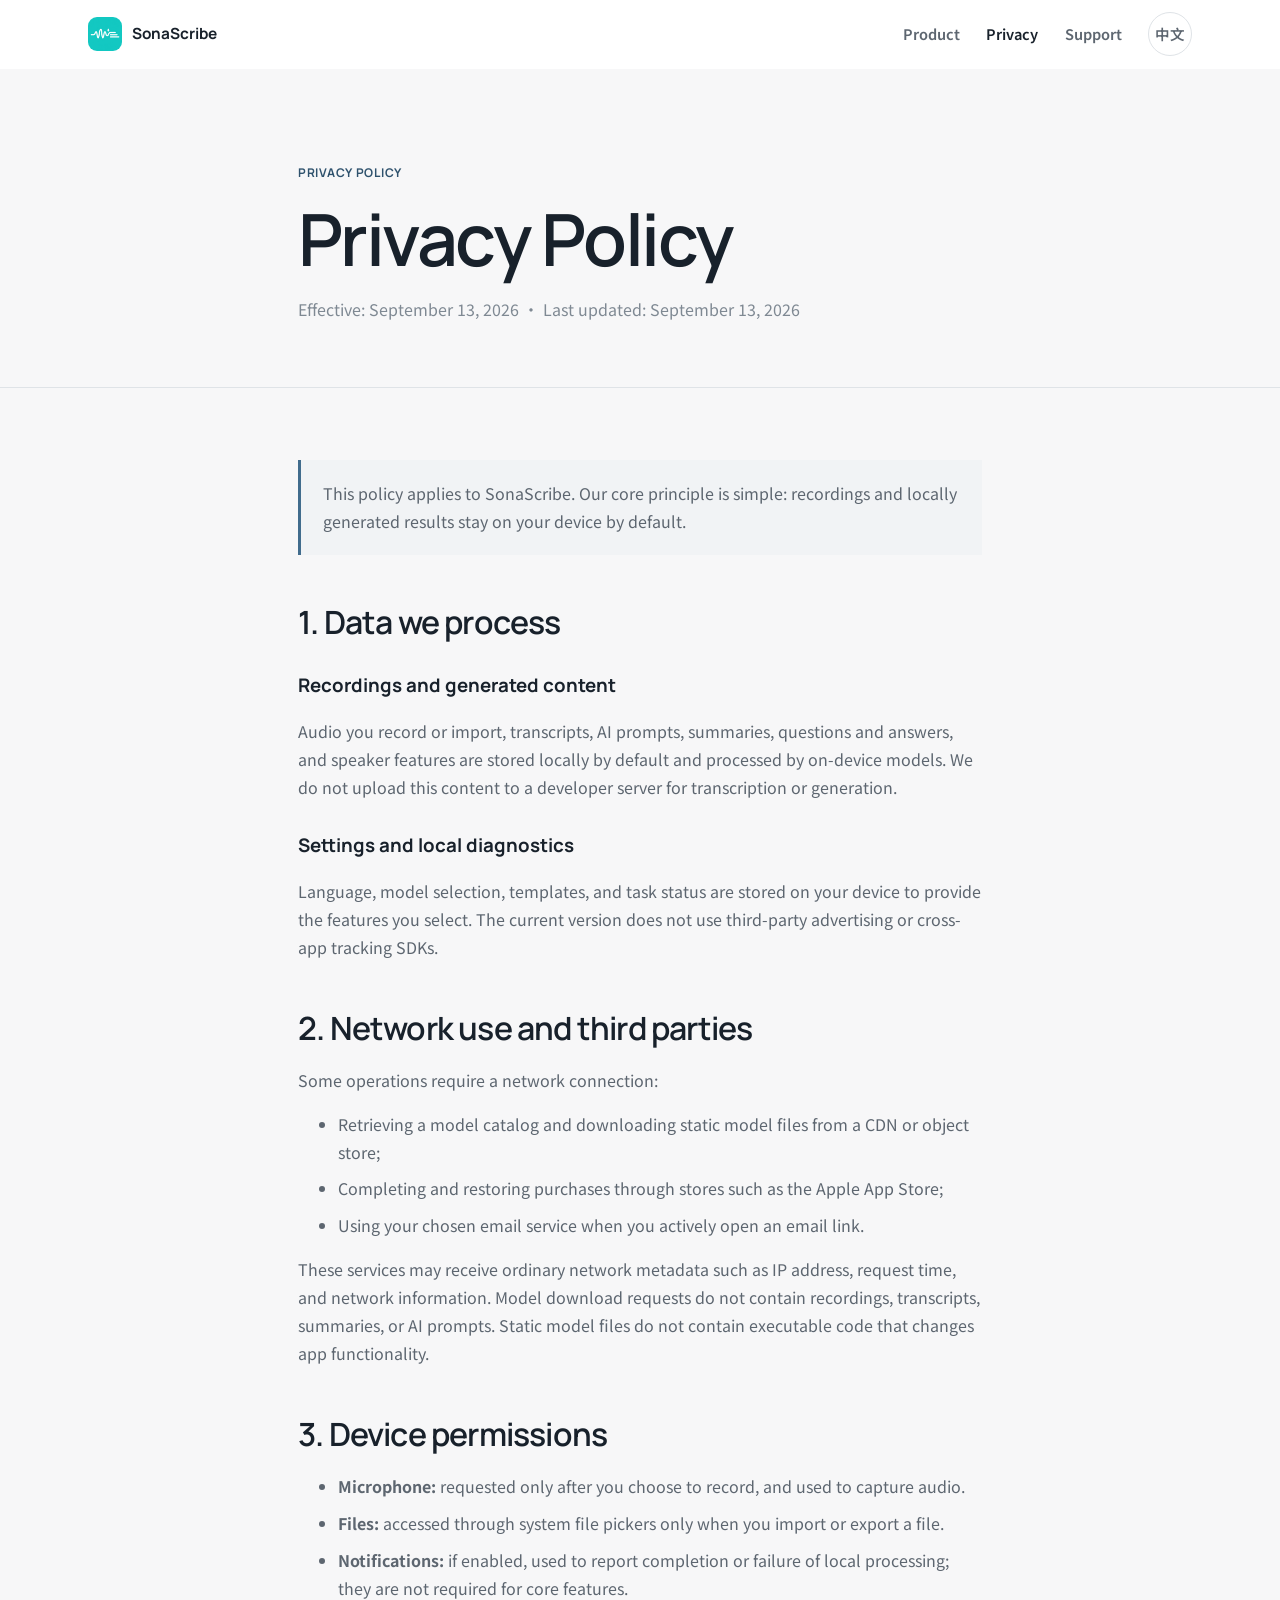
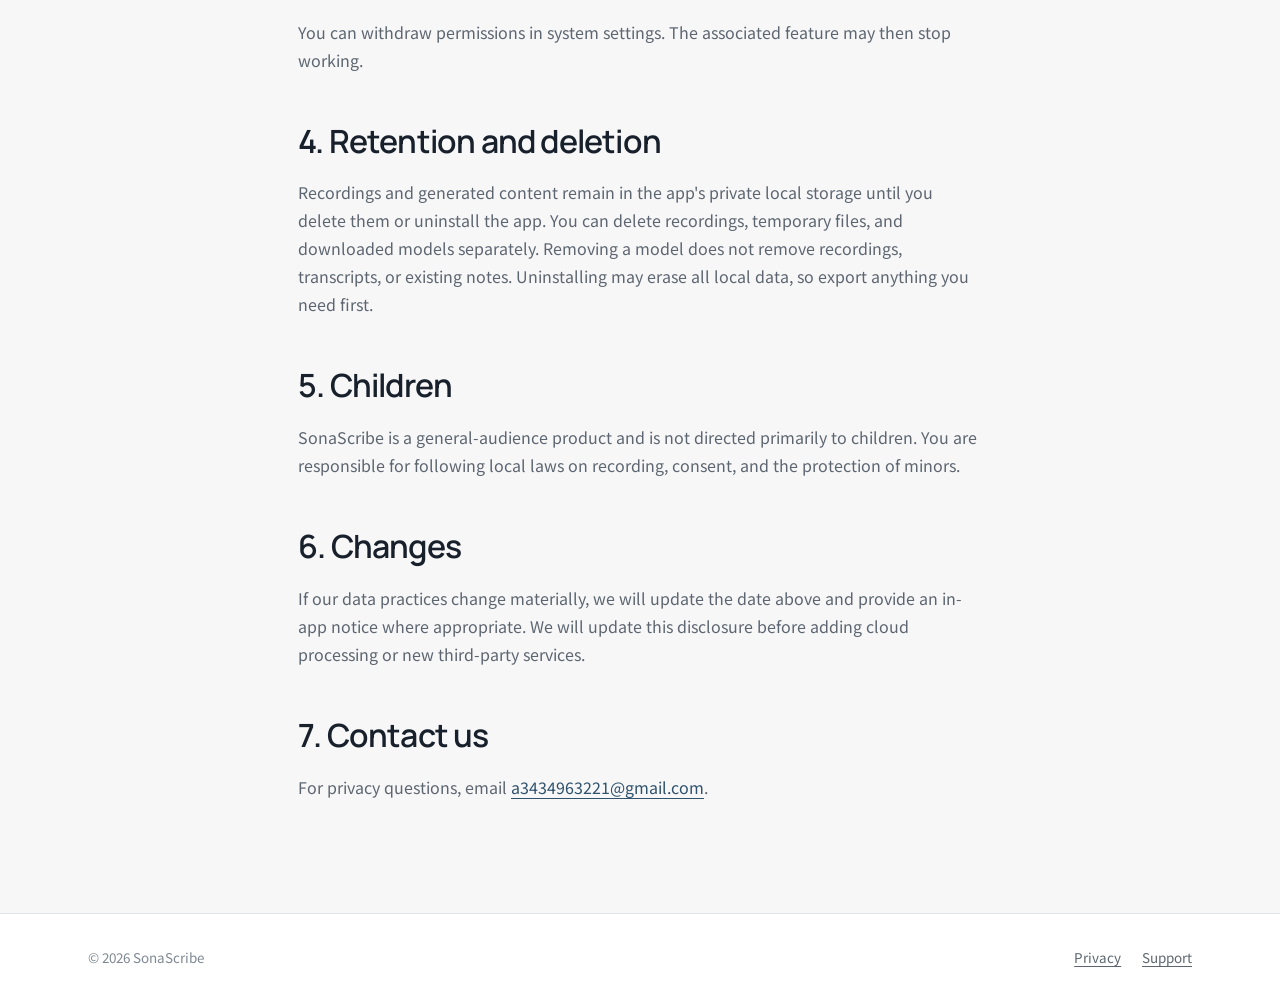
<file: en/privacy/index.html>
<!doctype html><html lang="en"><head><meta charset="utf-8"><meta name="viewport" content="width=device-width,initial-scale=1"><meta name="description" content="SonaScribe Privacy Policy"><title>Privacy Policy | SonaScribe</title><link rel="icon" type="image/png" sizes="32x32" href="../../assets/favicon-32.png"><link rel="apple-touch-icon" href="../../assets/apple-touch-icon.png"><meta property="og:image" content="https://sonascribe.xyz/assets/app-icon.png"><link rel="stylesheet" href="../../styles.css"></head><body><header class="nav"><div class="container nav-inner"><a class="brand" href="../"><img class="brand-icon" src="../../assets/app-icon.png" alt="">SonaScribe</a><nav class="nav-links" aria-label="Main navigation"><a href="../">Product</a><a aria-current="page" href="./">Privacy</a><a href="../support/">Support</a><a class="language-switch" data-language-switch href="../../privacy/" lang="zh-CN">中文</a></nav></div></header>
<main><header class="page-head"><div class="narrow"><span class="eyebrow">PRIVACY POLICY</span><h1>Privacy Policy</h1><p class="meta">Effective: September 13, 2026 · Last updated: September 13, 2026</p></div></header><article class="narrow legal"><p class="notice">This policy applies to SonaScribe. Our core principle is simple: recordings and locally generated results stay on your device by default.</p>
<h2 id="data">1. Data we process</h2><h3>Recordings and generated content</h3><p>Audio you record or import, transcripts, AI prompts, summaries, questions and answers, and speaker features are stored locally by default and processed by on-device models. We do not upload this content to a developer server for transcription or generation.</p><h3>Settings and local diagnostics</h3><p>Language, model selection, templates, and task status are stored on your device to provide the features you select. The current version does not use third-party advertising or cross-app tracking SDKs.</p>
<h2 id="network">2. Network use and third parties</h2><p>Some operations require a network connection:</p><ul><li>Retrieving a model catalog and downloading static model files from a CDN or object store;</li><li>Completing and restoring purchases through stores such as the Apple App Store;</li><li>Using your chosen email service when you actively open an email link.</li></ul><p>These services may receive ordinary network metadata such as IP address, request time, and network information. Model download requests do not contain recordings, transcripts, summaries, or AI prompts. Static model files do not contain executable code that changes app functionality.</p>
<h2 id="permission">3. Device permissions</h2><ul><li><strong>Microphone:</strong> requested only after you choose to record, and used to capture audio.</li><li><strong>Files:</strong> accessed through system file pickers only when you import or export a file.</li><li><strong>Notifications:</strong> if enabled, used to report completion or failure of local processing; they are not required for core features.</li></ul><p>You can withdraw permissions in system settings. The associated feature may then stop working.</p>
<h2 id="retention">4. Retention and deletion</h2><p>Recordings and generated content remain in the app's private local storage until you delete them or uninstall the app. You can delete recordings, temporary files, and downloaded models separately. Removing a model does not remove recordings, transcripts, or existing notes. Uninstalling may erase all local data, so export anything you need first.</p>
<h2 id="children">5. Children</h2><p>SonaScribe is a general-audience product and is not directed primarily to children. You are responsible for following local laws on recording, consent, and the protection of minors.</p><h2 id="changes">6. Changes</h2><p>If our data practices change materially, we will update the date above and provide an in-app notice where appropriate. We will update this disclosure before adding cloud processing or new third-party services.</p><h2 id="contact">7. Contact us</h2><p>For privacy questions, email <a href="mailto:a3434963221@gmail.com">a3434963221@gmail.com</a>.</p></article></main><footer class="footer"><div class="container footer-inner"><span>© <span data-year></span> SonaScribe</span><div class="footer-links"><a href="./">Privacy</a><a href="../support/">Support</a></div></div></footer><script src="../../site.js"></script></body></html>
</file>
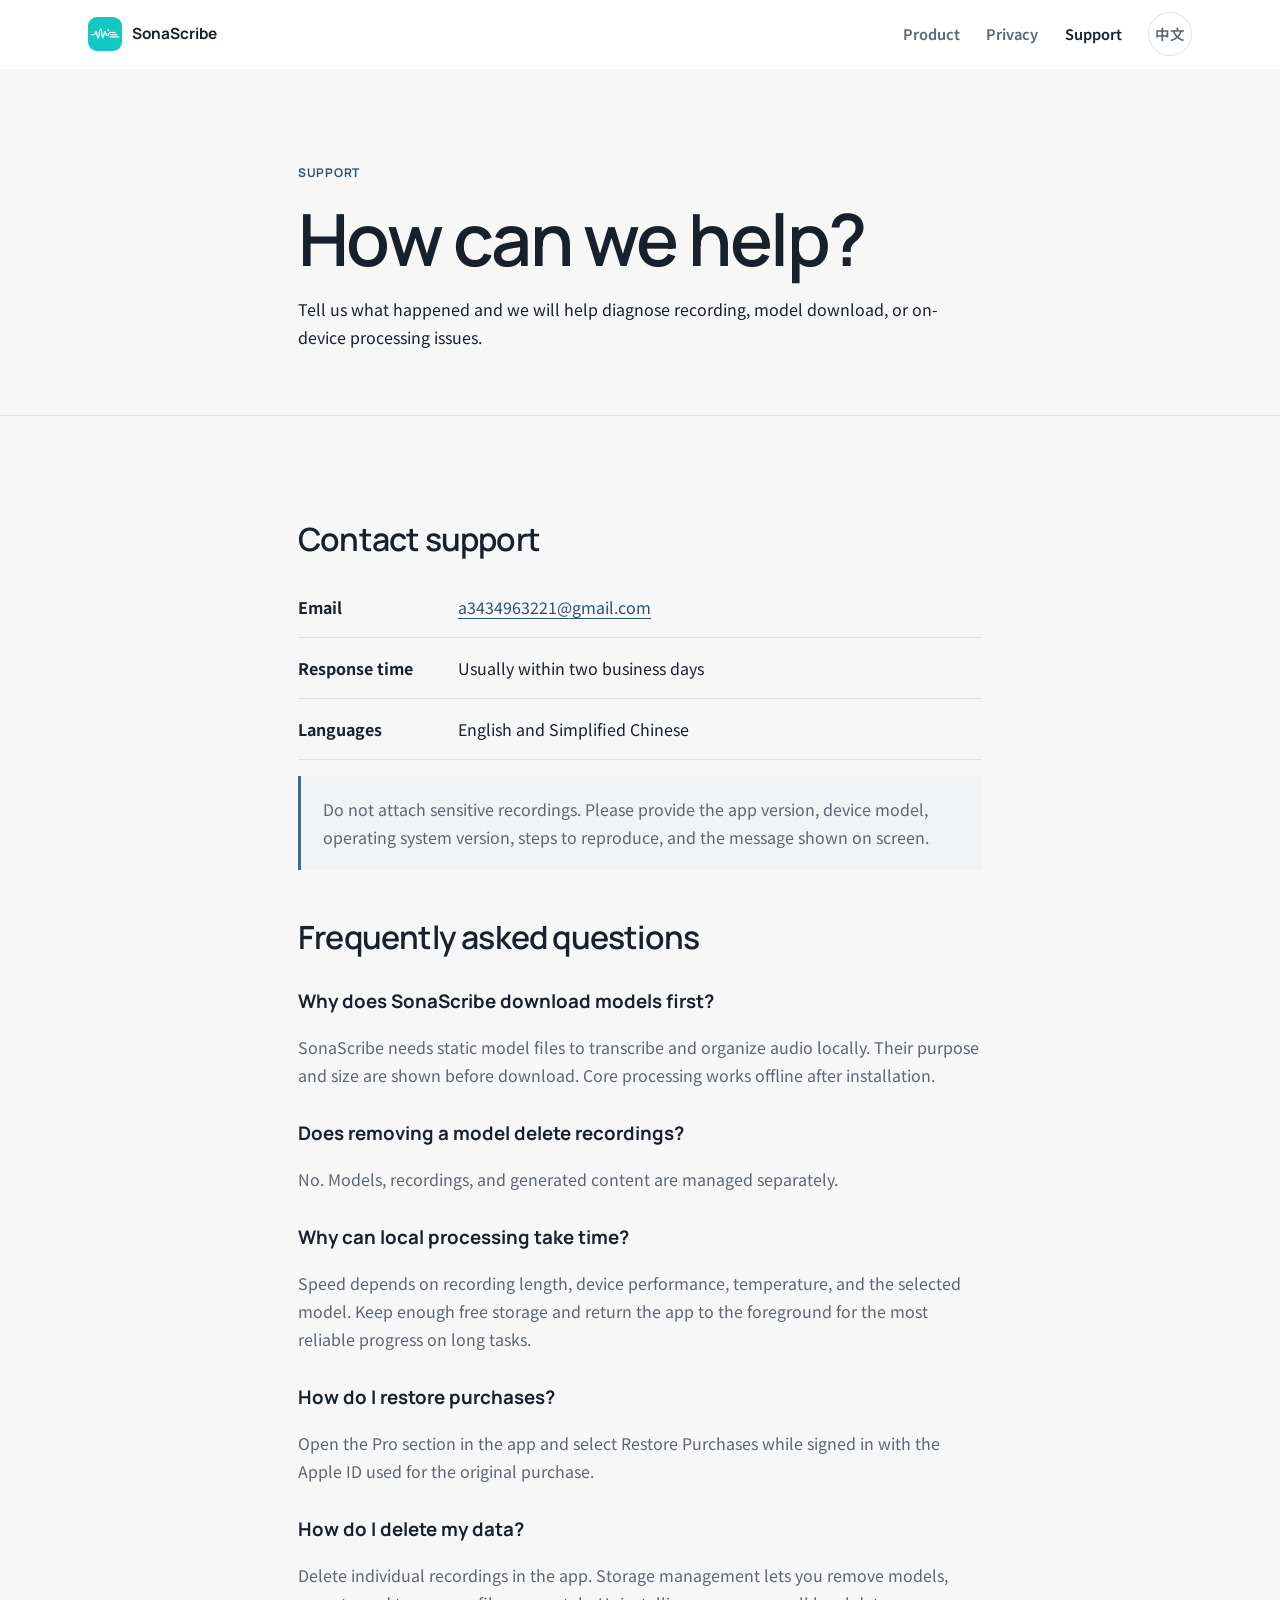
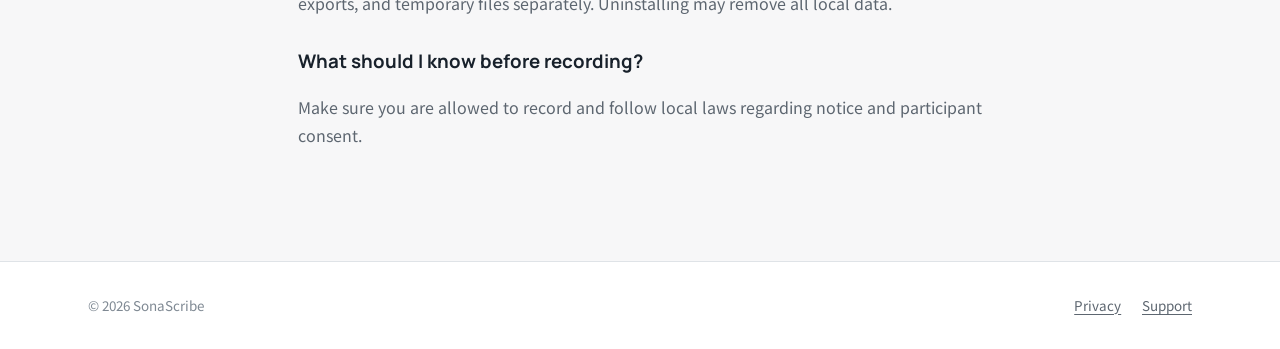
<file: en/support/index.html>
<!doctype html><html lang="en"><head><meta charset="utf-8"><meta name="viewport" content="width=device-width,initial-scale=1"><meta name="description" content="SonaScribe support and frequently asked questions"><title>Support | SonaScribe</title><link rel="icon" type="image/png" sizes="32x32" href="../../assets/favicon-32.png"><link rel="apple-touch-icon" href="../../assets/apple-touch-icon.png"><meta property="og:image" content="https://sonascribe.xyz/assets/app-icon.png"><link rel="stylesheet" href="../../styles.css"></head><body><header class="nav"><div class="container nav-inner"><a class="brand" href="../"><img class="brand-icon" src="../../assets/app-icon.png" alt="">SonaScribe</a><nav class="nav-links" aria-label="Main navigation"><a href="../">Product</a><a href="../privacy/">Privacy</a><a aria-current="page" href="./">Support</a><a class="language-switch" data-language-switch href="../../support/" lang="zh-CN">中文</a></nav></div></header>
<main><header class="page-head"><div class="narrow"><span class="eyebrow">SUPPORT</span><h1>How can we help?</h1><p class="lead">Tell us what happened and we will help diagnose recording, model download, or on-device processing issues.</p></div></header><div class="narrow legal"><section><h2>Contact support</h2><div class="contact-row"><strong>Email</strong><a href="mailto:a3434963221@gmail.com">a3434963221@gmail.com</a></div><div class="contact-row"><strong>Response time</strong><span>Usually within two business days</span></div><div class="contact-row"><strong>Languages</strong><span>English and Simplified Chinese</span></div><p class="notice">Do not attach sensitive recordings. Please provide the app version, device model, operating system version, steps to reproduce, and the message shown on screen.</p></section><section><h2>Frequently asked questions</h2><h3>Why does SonaScribe download models first?</h3><p>SonaScribe needs static model files to transcribe and organize audio locally. Their purpose and size are shown before download. Core processing works offline after installation.</p><h3>Does removing a model delete recordings?</h3><p>No. Models, recordings, and generated content are managed separately.</p><h3>Why can local processing take time?</h3><p>Speed depends on recording length, device performance, temperature, and the selected model. Keep enough free storage and return the app to the foreground for the most reliable progress on long tasks.</p><h3>How do I restore purchases?</h3><p>Open the Pro section in the app and select Restore Purchases while signed in with the Apple ID used for the original purchase.</p><h3>How do I delete my data?</h3><p>Delete individual recordings in the app. Storage management lets you remove models, exports, and temporary files separately. Uninstalling may remove all local data.</p><h3>What should I know before recording?</h3><p>Make sure you are allowed to record and follow local laws regarding notice and participant consent.</p></section></div></main><footer class="footer"><div class="container footer-inner"><span>© <span data-year></span> SonaScribe</span><div class="footer-links"><a href="../privacy/">Privacy</a><a href="./">Support</a></div></div></footer><script src="../../site.js"></script></body></html>
</file>
<file: styles.css>
@import url('https://fonts.googleapis.com/css2?family=Manrope:wght@500;600;700&family=Noto+Sans+SC:wght@400;500;600;700&display=swap');

:root{--bg:#f7f7f8;--surface:#fff;--surface-soft:#f1f3f5;--surface-tint:#e9edf1;--surface-dark:#18212b;--border:#dfe3e7;--border-strong:#c9d0d7;--text:#18212b;--text-secondary:#5d6670;--text-muted:#7f8993;--accent:#416c8d;--accent-dark:#2f526d;--accent-soft:#e4edf3;--recording:#c64d48;--focus:#1769aa;--shadow-rgb:24,33,43;--surface-rgb:255,255,255;--pad:clamp(1.25rem,4vw,3rem);--section:clamp(4.5rem,9vw,7rem)}
*{box-sizing:border-box}html{scroll-behavior:smooth;scroll-padding-top:82px}body{margin:0;background:var(--bg);color:var(--text);font:400 1rem/1.75 "Noto Sans SC",system-ui,sans-serif;-webkit-font-smoothing:antialiased}button,input{font:inherit}a{color:var(--accent-dark);text-underline-offset:.22em}a:hover{color:var(--accent)}:where(a,button):focus-visible{outline:3px solid var(--focus);outline-offset:3px;border-radius:5px}.container{width:min(1200px,100%);margin-inline:auto;padding-inline:var(--pad)}.skip-link{position:fixed;z-index:100;top:.75rem;left:.75rem;transform:translateY(-180%);padding:.65rem 1rem;border-radius:8px;background:var(--surface-dark);color:var(--surface)}.skip-link:focus{transform:none}
.nav{position:sticky;top:0;z-index:30;background:rgba(var(--surface-rgb),.88);border-bottom:1px solid transparent;backdrop-filter:saturate(150%) blur(14px)}.nav--scrolled{border-color:var(--border)}.nav-inner{height:68px;display:flex;align-items:center;justify-content:space-between;gap:2rem}.brand{display:flex;align-items:center;gap:.65rem;color:var(--text);font:700 .96rem/1 Manrope,"Noto Sans SC",sans-serif;text-decoration:none}.brand-icon{width:34px;height:34px;border-radius:9px}.brand-cn{padding-left:.05rem;color:var(--text-secondary);font-family:"Noto Sans SC",sans-serif;font-weight:600}.nav-links{display:flex;align-items:center;gap:1.65rem}.nav-links a{display:inline-flex;align-items:center;min-height:44px;color:var(--text-secondary);font-size:.91rem;font-weight:600;text-decoration:none}.nav-links a:hover,.nav-links a[aria-current="page"]{color:var(--text)}.language-switch{justify-content:center;min-width:44px;border:1px solid var(--border);border-radius:99px;background:var(--surface)}.language-switch:hover{border-color:var(--border-strong)}.language-switch[aria-busy="true"]{opacity:.55;pointer-events:none}
.hero{padding:clamp(4.5rem,9vw,7.2rem) 0 0;overflow:hidden}.hero-inner{text-align:center}.eyebrow{display:flex;align-items:center;gap:.55rem;margin:0 0 1.2rem;color:var(--accent-dark);font:700 .78rem/1.4 Manrope,"Noto Sans SC",sans-serif;letter-spacing:.08em}.hero .eyebrow{justify-content:center}.privacy-dot{width:8px;height:8px;border-radius:50%;background:var(--accent)}h1,h2,h3{font-family:Manrope,"Noto Sans SC",sans-serif}h1{max-width:900px;margin:0 auto;font-size:clamp(2.75rem,5.8vw,4.5rem);font-weight:600;line-height:1.08;letter-spacing:-.045em}h1 span{color:var(--accent-dark)}h2{margin:.8rem 0 1.15rem;font-size:clamp(2rem,4vw,3.25rem);font-weight:600;line-height:1.16;letter-spacing:-.035em}h3{line-height:1.35}.hero-lead{max-width:660px;margin:1.6rem auto 0;color:var(--text-secondary);font-size:clamp(1.05rem,1.8vw,1.19rem);line-height:1.8}.actions{display:flex;align-items:center;justify-content:center;flex-wrap:wrap;gap:1.25rem;margin-top:2rem}.button{display:inline-flex;min-height:48px;align-items:center;justify-content:center;gap:.75rem;padding:.72rem 1.15rem;border:1px solid var(--accent);border-radius:12px;background:var(--accent);color:var(--surface);font-weight:700;text-decoration:none;transition:background 160ms ease,border-color 160ms ease,transform 160ms ease}.button:hover{background:var(--accent-dark);border-color:var(--accent-dark);color:var(--surface);transform:translateY(-1px)}.button:active{transform:scale(.98)}.text-link{display:inline-flex;min-height:44px;align-items:center;gap:.45rem;font-weight:700;text-decoration:none}.text-link span{transition:transform 160ms ease}.text-link:hover span{transform:translateX(3px)}
.product-stage{margin-top:clamp(3.5rem,7vw,5.5rem);overflow:hidden;border:1px solid var(--border-strong);border-radius:22px;background:var(--surface);box-shadow:0 28px 80px rgba(var(--shadow-rgb),.12);text-align:left;animation:rise 620ms 80ms cubic-bezier(.2,.75,.2,1) both}.window-bar{height:58px;display:flex;align-items:center;justify-content:space-between;padding:0 1.2rem;border-bottom:1px solid var(--border);background:var(--surface-soft)}.window-brand{display:flex;align-items:center;gap:.6rem;font:700 .82rem/1 Manrope,sans-serif}.window-brand img{width:28px;height:28px;border-radius:7px}.window-status{display:flex;align-items:center;gap:.45rem;color:var(--accent-dark);font-size:.78rem;font-weight:700}.window-status span{width:7px;height:7px;border-radius:50%;background:var(--accent)}.app-preview{display:grid;grid-template-columns:280px 1fr;min-height:570px}.app-sidebar{position:relative;padding:1.7rem 1rem 4.4rem;border-right:1px solid var(--border);background:var(--surface-soft)}.app-side-head{display:flex;align-items:center;justify-content:space-between;padding:0 .65rem 1.4rem;font-size:1.25rem}.search-icon{font-size:1.5rem;font-weight:400}.record-item{display:grid;grid-template-columns:10px 1fr;gap:.75rem;align-items:center;padding:1rem .7rem;border-radius:12px}.record-item.active{background:var(--surface)}.record-state{width:8px;height:8px;border-radius:50%;background:var(--border-strong)}.record-state.complete{background:var(--accent)}.record-item strong,.record-item small{display:block}.record-item strong{font-size:.9rem}.record-item small{margin-top:.18rem;color:var(--text-muted);font-size:.72rem}.side-footer{position:absolute;bottom:0;left:0;right:0;height:58px;display:flex;align-items:center;justify-content:space-around;border-top:1px solid var(--border);background:var(--surface);color:var(--text-muted);font-size:.72rem}.side-footer span:first-child{color:var(--accent-dark);font-weight:700}.app-content{padding:1.5rem clamp(1.5rem,4vw,3.6rem) 2.5rem}.content-head{display:flex;align-items:flex-start;justify-content:space-between}.content-head strong,.content-head small{display:block}.content-head strong{font-size:1.18rem}.content-head small{margin-top:.25rem;color:var(--text-muted);font-size:.78rem}.icon-button{width:44px;height:44px;border:1px solid var(--border);border-radius:50%;background:var(--surface);color:var(--text);cursor:pointer}.icon-button:hover{background:var(--surface-soft)}.player{height:58px;display:grid;grid-template-columns:36px auto 1fr auto;align-items:center;gap:.8rem;margin:1.35rem 0 1rem;padding:0 1rem;border:1px solid var(--border);border-radius:14px;color:var(--text-muted);font:600 .72rem/1 Manrope,sans-serif}.player button{width:30px;height:30px;border:0;border-radius:50%;background:var(--text);color:var(--surface);cursor:pointer}.player-track{height:3px;border-radius:9px;background:var(--border)}.player-track i{display:block;width:24%;height:100%;border-radius:inherit;background:var(--accent)}.preview-tabs{display:flex;gap:1.8rem;border-bottom:1px solid var(--border)}.preview-tabs button{position:relative;min-height:48px;padding:0;border:0;background:transparent;color:var(--text-muted);font-weight:700;cursor:pointer}.preview-tabs button[aria-selected="true"]{color:var(--text)}.preview-tabs button[aria-selected="true"]::after{content:"";position:absolute;left:0;right:0;bottom:-1px;height:2px;background:var(--accent)}.preview-panel{padding-top:1.8rem}.preview-panel[hidden]{display:none}.local-chip{display:inline-flex;align-items:center;min-height:25px;padding:.25rem .55rem;border-radius:99px;background:var(--accent-soft);color:var(--accent-dark);font-size:.69rem;font-weight:700}.summary-intro h2{margin:.9rem 0 .7rem;font-size:clamp(1.45rem,3vw,2rem);letter-spacing:-.025em}.summary-intro p{max-width:680px;margin:0;color:var(--text-secondary)}.note-columns{display:grid;grid-template-columns:1fr 1fr;gap:2rem;margin-top:1.8rem;padding-top:1.6rem;border-top:1px solid var(--border)}.note-columns h3{margin:0 0 .7rem;font-size:.85rem}.note-columns ul{margin:0;padding-left:1.1rem;color:var(--text-secondary);font-size:.88rem}.check-list{list-style:none;padding:0!important}.check-list li{display:flex;align-items:center;gap:.6rem}.check-list span{width:14px;height:14px;border:1px solid var(--border-strong);border-radius:4px}.transcript-line{display:grid;grid-template-columns:50px 1fr;gap:1rem;padding:1rem 0;border-bottom:1px solid var(--border)}.transcript-line time{color:var(--accent-dark);font:700 .76rem/1.5 Manrope,sans-serif}.transcript-line strong{font-size:.8rem}.transcript-line p{margin:.25rem 0 0;color:var(--text-secondary);font-size:.9rem}.preview-caption{margin:1rem 0 0;color:var(--text-muted);font-size:.75rem;animation:rise 620ms 150ms both}
.use-cases{padding:2.2rem 0;border-bottom:1px solid var(--border);background:var(--surface)}.use-cases .container{display:flex;align-items:center;justify-content:space-between;gap:2rem}.use-cases p{margin:0;color:var(--text-secondary);font-size:.84rem}.use-list{display:grid;grid-template-columns:repeat(4,auto);gap:0}.use-list span{padding:0 1.8rem;border-left:1px solid var(--border);font-weight:600}.section{padding:var(--section) 0}.feature-row{display:grid;grid-template-columns:5fr 7fr;gap:clamp(3rem,8vw,7rem);align-items:center}.feature-row+.feature-row{margin-top:var(--section)}.feature-row--reverse .feature-copy{order:2}.feature-copy{position:relative}.feature-copy .eyebrow{margin-bottom:.6rem}.section-index{position:absolute;top:-2.4rem;color:var(--border-strong);font:600 1rem/1 Manrope,sans-serif}.feature-copy>p:not(.eyebrow){color:var(--text-secondary);font-size:1.04rem}.plain-list{margin:1.6rem 0 0;padding:0;list-style:none}.plain-list li{position:relative;padding:.45rem 0 .45rem 1.35rem;font-weight:600}.plain-list li::before{content:"";position:absolute;left:0;top:1.05rem;width:6px;height:6px;border-radius:50%;background:var(--accent)}.feature-visual{min-height:430px;padding:clamp(1.5rem,4vw,3rem);border:1px solid var(--border);border-radius:20px;background:var(--surface);box-shadow:0 14px 45px rgba(var(--shadow-rgb),.06)}.transcript-visual{background:var(--surface-soft)}.mini-top{display:flex;align-items:center;justify-content:space-between;margin-bottom:2rem;color:var(--text-secondary);font-size:.78rem;font-weight:700}.quote-row{display:grid;grid-template-columns:56px 1fr;gap:1rem;padding:1.1rem;border-bottom:1px solid var(--border);border-radius:12px}.quote-row.active{background:var(--surface)}.quote-row time{color:var(--accent-dark);font:700 .75rem/1.7 Manrope,sans-serif}.quote-row p{margin:0;color:var(--text-secondary)}.quote-row strong{display:block;color:var(--text);font-size:.78rem}.audio-rule{display:flex;align-items:center;gap:.7rem;margin-top:2rem}.audio-rule span{width:34px;height:34px;border-radius:50%;background:var(--text)}.audio-rule i{position:relative;display:block;flex:1;height:3px;background:var(--border)}.audio-rule i::before{content:"";position:absolute;width:32%;height:100%;background:var(--accent)}.notes-visual h3{margin:0 0 1.3rem;font-size:1.35rem}.task-row{display:grid;grid-template-columns:22px 1fr;gap:.8rem;padding:1rem 0;border-bottom:1px solid var(--border)}.task-check{width:20px;height:20px;border:1px solid var(--border-strong);border-radius:6px}.task-row strong,.task-row small{display:block}.task-row small{margin-top:.25rem;color:var(--text-muted)}.ask-row{display:flex;align-items:center;justify-content:space-between;margin-top:2.2rem;padding:.8rem .8rem .8rem 1rem;border:1px solid var(--border-strong);border-radius:12px;color:var(--text-muted)}.ask-row b{display:grid;place-items:center;width:30px;height:30px;border-radius:8px;background:var(--accent);color:var(--surface)}
.privacy-section{background:var(--surface-dark);color:var(--surface)}.privacy-layout{display:grid;grid-template-columns:5fr 7fr;gap:clamp(3rem,8vw,7rem);align-items:center}.privacy-section .eyebrow{color:var(--accent-soft)}.privacy-section h2{color:var(--surface)}.privacy-copy{max-width:560px;color:var(--border-strong)}.privacy-section .text-link{margin-top:1rem;color:var(--surface)}.data-flow{padding:clamp(1.2rem,3vw,2rem);border:1px solid var(--text-secondary);border-radius:20px}.flow-local{position:relative;padding:1.7rem 1rem 1rem;border:1px solid var(--accent);border-radius:14px}.flow-label{position:absolute;top:-.7rem;left:1rem;padding:0 .5rem;background:var(--surface-dark);color:var(--accent-soft);font-size:.74rem;font-weight:700}.flow-local ol{display:grid;grid-template-columns:repeat(3,1fr);margin:0;padding:0;list-style:none}.flow-local li{position:relative;display:flex;gap:.7rem;padding:1rem}.flow-local li+li::before{content:"→";position:absolute;left:-.2rem;color:var(--accent)}.flow-local b{color:var(--accent-soft);font:700 .72rem/1.8 Manrope,sans-serif}.flow-local small{color:var(--border-strong)}.flow-network{display:flex;align-items:center;justify-content:space-between;gap:1.5rem;padding:1.5rem 1rem .3rem;color:var(--border-strong)}.flow-network>span{font-size:.72rem}.flow-network p{margin:0;font-size:.82rem}.flow-network b{color:var(--surface)}
.closing{padding:clamp(4rem,8vw,6.5rem) 0;background:var(--surface)}.closing-inner{display:grid;grid-template-columns:72px 1fr auto;align-items:center;gap:2rem}.closing-inner>img{width:72px;height:72px;border-radius:18px}.closing h2{margin:.25rem 0 .4rem;font-size:clamp(1.8rem,3vw,2.7rem)}.closing p{margin:0;color:var(--text-secondary)}.closing .actions{justify-content:flex-end;margin:0}.footer{padding:2rem 0;border-top:1px solid var(--border);background:var(--surface);color:var(--text-muted);font-size:.84rem}.footer-inner{display:flex;align-items:center;justify-content:space-between;gap:1.5rem}.footer-links{display:flex;flex-wrap:wrap;gap:1.3rem}.footer a{color:var(--text-secondary)}
.page-head{padding:clamp(4rem,8vw,6rem) 0 3rem;border-bottom:1px solid var(--border)}.page-head h1{max-width:16ch;margin:0;font-size:clamp(2.5rem,6vw,4.5rem)}.meta{color:var(--text-muted)}.narrow{width:min(780px,100%);margin-inline:auto;padding-inline:var(--pad)}.legal{padding:3.5rem var(--pad) 6rem}.legal h2{margin-top:3rem;font-size:clamp(1.5rem,3vw,2rem);scroll-margin-top:6rem}.legal h3{margin-top:2rem}.legal p,.legal li{color:var(--text-secondary)}.legal li+li{margin-top:.55rem}.toc{padding:1.5rem;border:1px solid var(--border);border-radius:14px;background:var(--surface)}.toc a{display:block;padding:.25rem 0}.contact-row{display:grid;grid-template-columns:9rem 1fr;gap:1rem;padding:1rem 0;border-bottom:1px solid var(--border)}.notice{padding:1.2rem 1.4rem;border-left:3px solid var(--accent);background:var(--surface-soft);color:var(--text-secondary)}
body{overflow-x:hidden}button,a{touch-action:manipulation;-webkit-tap-highlight-color:rgba(var(--shadow-rgb),.08)}h1,h2,h3{text-wrap:balance}.record-item>div,.content-head>div,.task-row>div{min-width:0}.record-item strong,.record-item small{overflow-wrap:anywhere}
@keyframes rise{from{opacity:0;transform:translateY(12px)}to{opacity:1;transform:none}}.hero .eyebrow,.hero h1,.hero-lead,.hero .actions{animation:rise 480ms cubic-bezier(.2,.75,.2,1) both}
@media(max-width:900px){.app-preview{grid-template-columns:230px 1fr}.feature-row,.privacy-layout{gap:3rem}.use-list span{padding:0 1rem}.closing-inner{grid-template-columns:64px 1fr}.closing .actions{grid-column:2;justify-content:flex-start}}
@media(max-width:720px){.nav-inner{height:62px}.brand-cn,.nav-links>a:not(.language-switch){display:none}.nav-links{gap:0}.hero{padding-top:3.8rem}.app-preview{display:block;min-height:540px}.app-sidebar{display:none}.app-content{padding:1.25rem}.window-bar{height:52px}.note-columns{gap:1rem}.use-cases .container{display:block}.use-cases p{margin-bottom:1.25rem}.use-list{grid-template-columns:repeat(2,1fr);row-gap:1rem}.use-list span{padding:.35rem .8rem;border-left:2px solid var(--accent)}.feature-row{grid-template-columns:1fr;gap:2.3rem}.feature-row--reverse .feature-copy{order:0}.feature-visual{min-height:370px}.privacy-layout{grid-template-columns:1fr}.flow-local ol{grid-template-columns:1fr}.flow-local li+li::before{content:"↓";top:-.65rem;left:1.15rem}.flow-network{align-items:flex-start;flex-direction:column}.closing-inner{grid-template-columns:56px 1fr;gap:1.2rem}.closing-inner>img{width:56px;height:56px;border-radius:14px}.closing .actions{grid-column:1/-1;justify-content:flex-start}.footer-inner{align-items:flex-start;flex-direction:column}.contact-row{grid-template-columns:1fr;gap:.3rem}}
@media(max-width:440px){h1{font-size:clamp(2.55rem,13vw,3.25rem)}.hero .actions{align-items:stretch;flex-direction:column}.hero .button{width:100%}.product-stage{border-radius:16px}.window-brand span{display:none}.app-content{padding:1rem}.player{grid-template-columns:32px auto 1fr}.player span:last-child{display:none}.note-columns{grid-template-columns:1fr}.preview-panel{padding-top:1.3rem}.summary-intro h2{font-size:1.3rem}.feature-visual{padding:1.2rem;min-height:340px}.quote-row{grid-template-columns:44px 1fr;padding:.9rem .6rem}.footer-links{gap:.8rem}}
.hero{padding-top:clamp(3.8rem,7vw,5.8rem)}
.eyebrow{margin-bottom:1rem;font-size:.75rem;letter-spacing:.06em}
h1{max-width:820px;font-size:clamp(2.45rem,4.6vw,3.75rem);line-height:1.13;letter-spacing:-.035em}
h2{font-size:clamp(1.8rem,3.25vw,2.75rem);line-height:1.2;letter-spacing:-.025em}
.hero-lead{max-width:650px;margin-top:1.4rem;font-size:clamp(1rem,1.5vw,1.12rem)}
.hero .actions{margin-top:1.75rem}.button{min-height:46px;border-radius:10px;padding:.68rem 1.1rem}
@media(max-width:440px){h1{font-size:clamp(2.25rem,10.5vw,2.75rem)}}
.nav{background:var(--surface);backdrop-filter:none}
.product-stage{box-shadow:0 18px 44px rgba(var(--shadow-rgb),.09);contain:paint}
.feature-visual{box-shadow:0 10px 28px rgba(var(--shadow-rgb),.045)}
@media(prefers-reduced-motion:reduce){*,*::before,*::after{animation-duration:.01ms!important;animation-iteration-count:1!important;scroll-behavior:auto!important;transition-duration:.01ms!important}}
</file>
